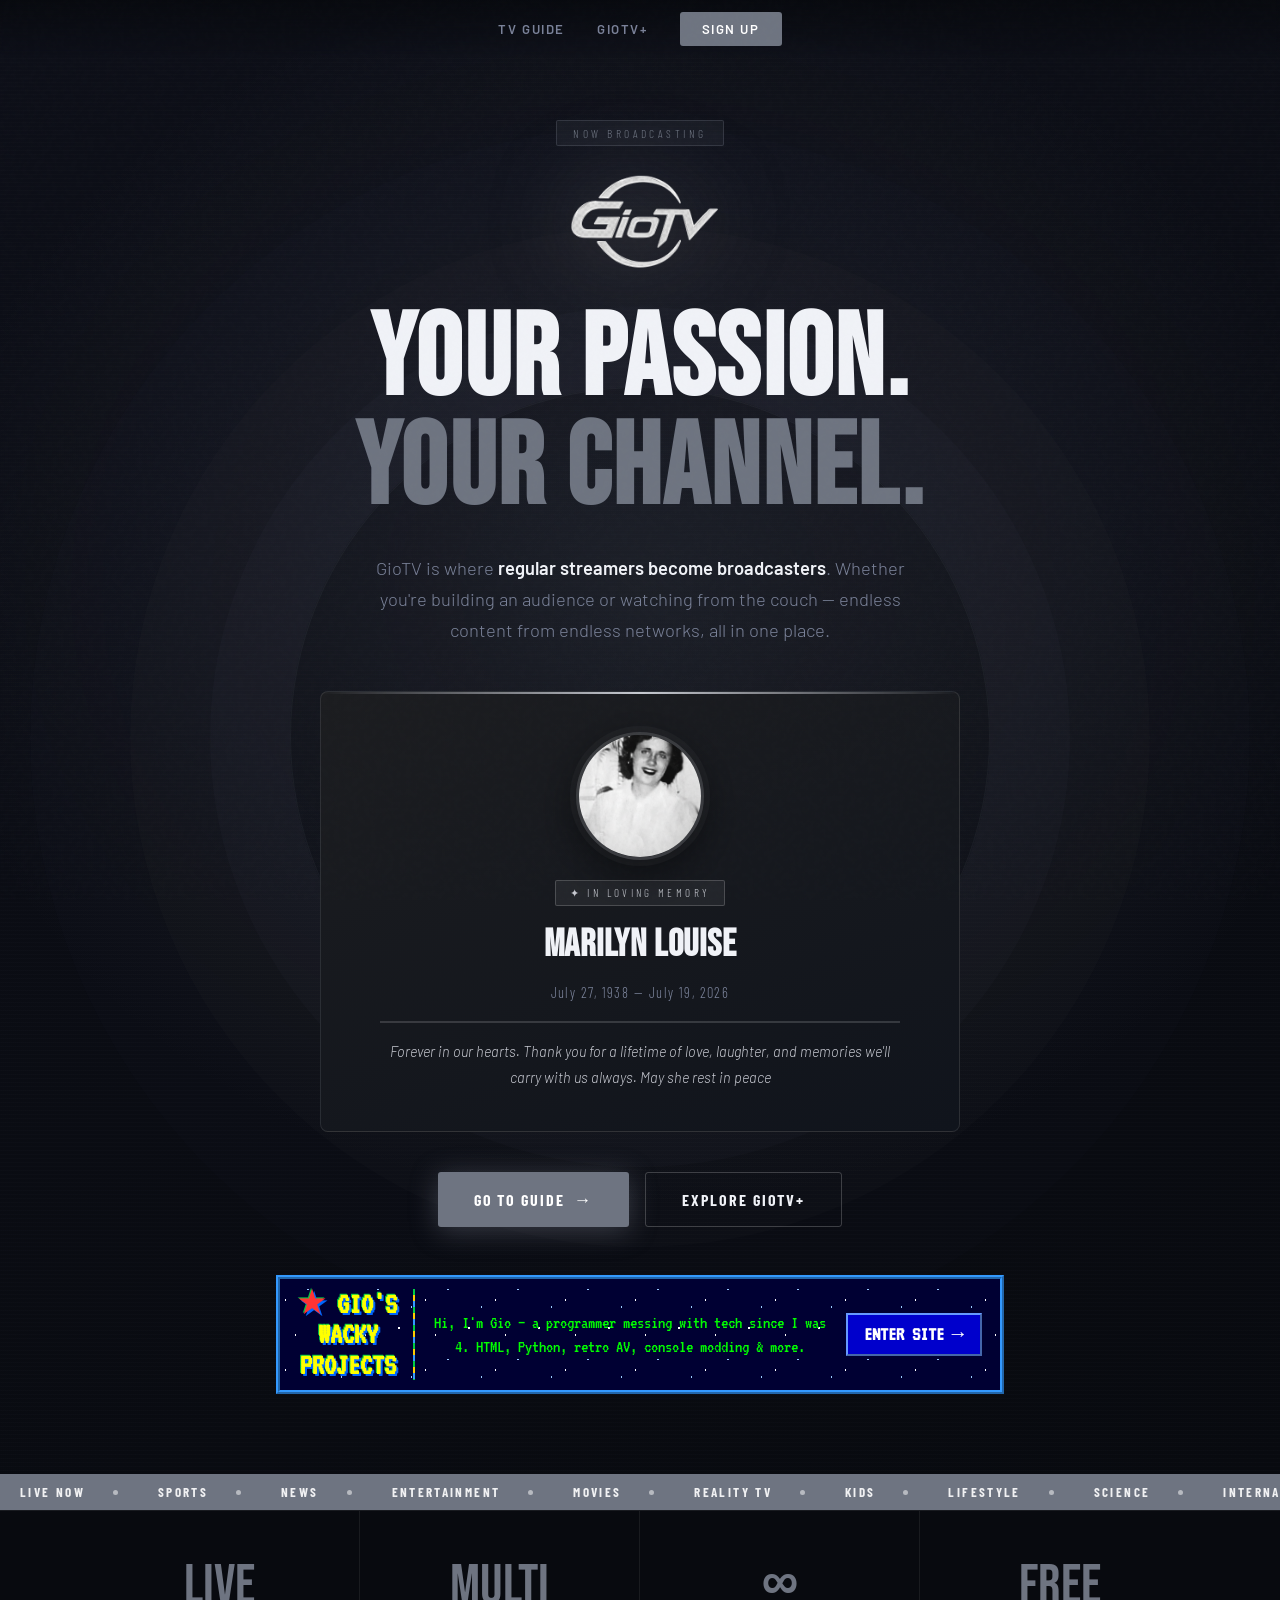
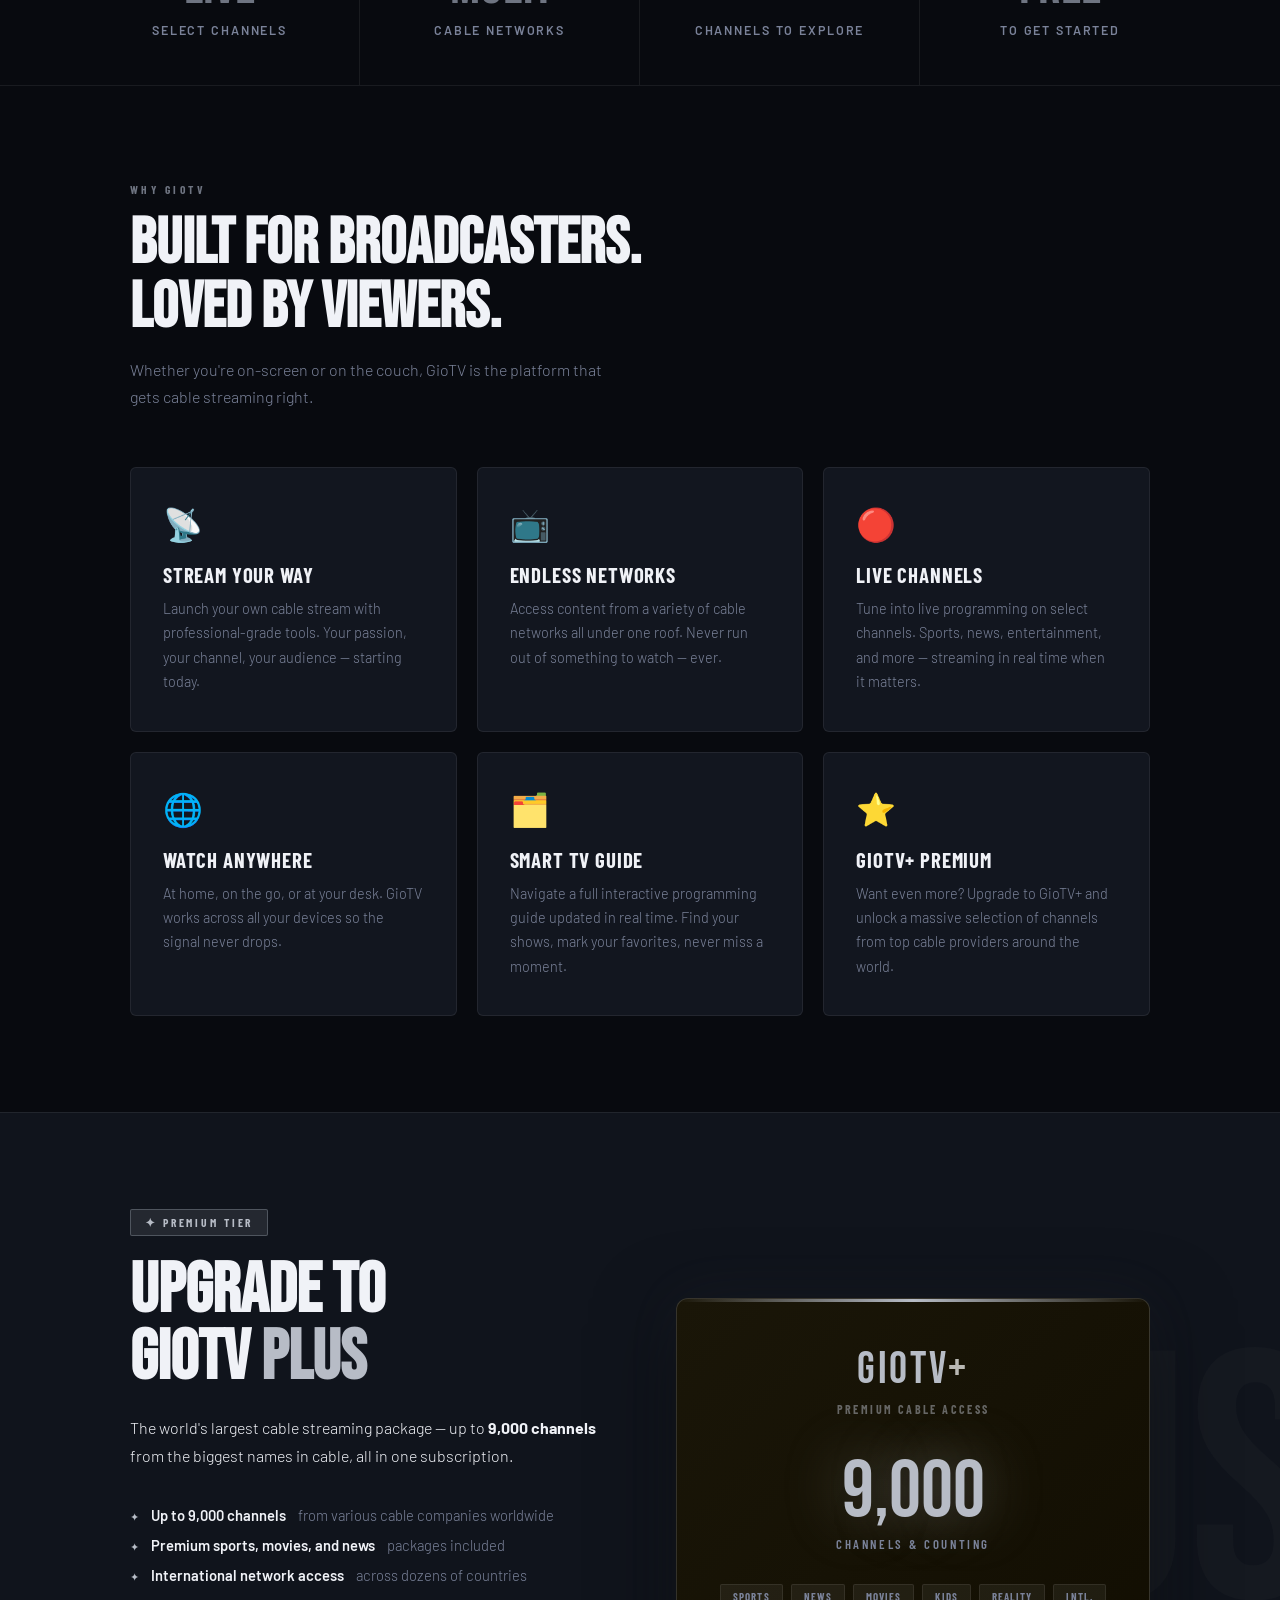
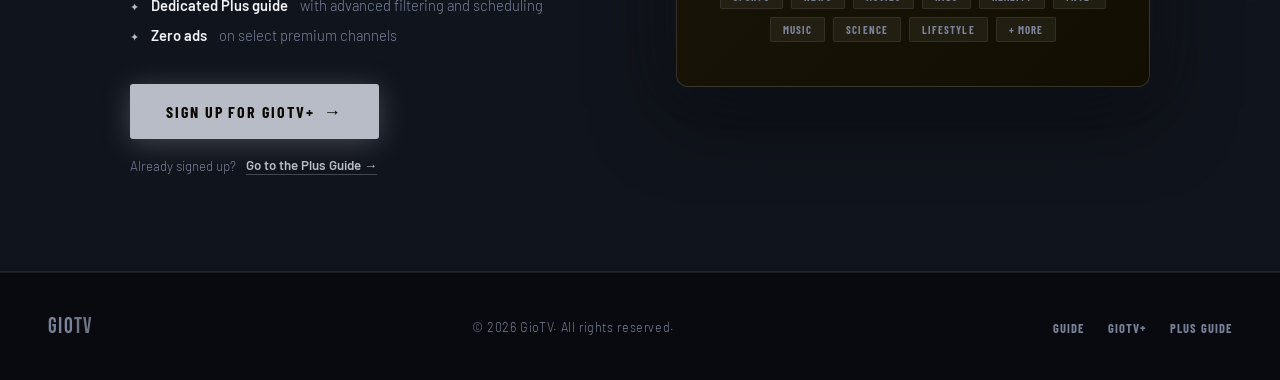
<file: index.html>
<!DOCTYPE html>
<html lang="en">
<head>
  <meta charset="UTF-8" />
  <meta name="viewport" content="width=device-width, initial-scale=1.0"/>
  <title>GioTV – Stream Your Passion</title>
  <link href="https://fonts.googleapis.com/css2?family=Bebas+Neue&family=Barlow:ital,wght@0,300;0,400;0,600;1,300&family=Barlow+Condensed:wght@700;900&display=swap" rel="stylesheet"/>
  <style>
    :root {
      --red: #6e7481;
      --dark-red: #4a4f59;
      --black: #080a0f;
      --off-black: #10141c;
      --card-bg: #12161f;
      --border: rgba(255,255,255,0.07);
      --text: #f0f2f7;
      --muted: #7a8299;
      --gold: #b7bcc6;
    }

    *, *::before, *::after { box-sizing: border-box; margin: 0; padding: 0; }

    html { scroll-behavior: smooth; }

    body {
      background: var(--black);
      color: var(--text);
      font-family: 'Barlow', sans-serif;
      font-weight: 300;
      overflow-x: hidden;
    }

    /* ── NOISE OVERLAY ── */
    body::before {
      content: '';
      position: fixed;
      inset: 0;
      background-image: url("data:image/svg+xml,%3Csvg viewBox='0 0 200 200' xmlns='http://www.w3.org/2000/svg'%3E%3Cfilter id='n'%3E%3CfeTurbulence type='fractalNoise' baseFrequency='0.75' numOctaves='4' stitchTiles='stitch'/%3E%3C/filter%3E%3Crect width='100%25' height='100%25' filter='url(%23n)' opacity='0.04'/%3E%3C/svg%3E");
      pointer-events: none;
      z-index: 9999;
      opacity: 0.35;
    }

    /* ── NAV ── */
    nav {
      position: fixed;
      top: 0; left: 0; right: 0;
      z-index: 100;
      display: flex;
      align-items: center;
      justify-content: center;
      padding: 18px 48px;
      background: linear-gradient(to bottom, rgba(8,10,15,0.97), transparent);
      backdrop-filter: blur(2px);
    }

    .nav-links {
      display: flex;
      align-items: center;
      gap: 32px;
      list-style: none;
    }

    .nav-links a {
      color: var(--muted);
      text-decoration: none;
      font-size: 0.82rem;
      letter-spacing: 0.12em;
      text-transform: uppercase;
      font-weight: 600;
      transition: color 0.2s;
    }

    .nav-links a:hover { color: var(--text); }

    .nav-cta {
      background: var(--red);
      color: #fff !important;
      padding: 9px 22px;
      border-radius: 3px;
      transition: background 0.2s !important;
    }

    .nav-cta:hover { background: var(--dark-red) !important; color: #fff !important; }

    /* ── HERO ── */
    .hero {
      min-height: 100vh;
      display: flex;
      flex-direction: column;
      align-items: center;
      justify-content: center;
      text-align: center;
      padding: 120px 24px 80px;
      position: relative;
      overflow: hidden;
    }

    /* Animated scan-line background */
    .hero::before {
      content: '';
      position: absolute;
      inset: 0;
      background:
        repeating-linear-gradient(
          0deg,
          transparent,
          transparent 3px,
          rgba(110,116,129,0.025) 3px,
          rgba(110,116,129,0.025) 4px
        ),
        radial-gradient(ellipse 80% 60% at 50% 40%, rgba(110,116,129,0.18) 0%, transparent 70%),
        linear-gradient(160deg, #0d0f18 0%, #080a0f 100%);
      z-index: 0;
    }

    /* Floating signal rings */
    .hero::after {
      content: '';
      position: absolute;
      width: 700px;
      height: 700px;
      border-radius: 50%;
      border: 1px solid rgba(110,116,129,0.1);
      top: 50%;
      left: 50%;
      transform: translate(-50%,-50%);
      box-shadow:
        0 0 0 80px rgba(110,116,129,0.04),
        0 0 0 160px rgba(110,116,129,0.025),
        0 0 0 260px rgba(110,116,129,0.012);
      animation: pulse 6s ease-in-out infinite;
      z-index: 0;
    }

    @keyframes pulse {
      0%, 100% { opacity: 0.6; transform: translate(-50%,-50%) scale(1); }
      50% { opacity: 1; transform: translate(-50%,-50%) scale(1.04); }
    }

    .hero-inner {
      position: relative;
      z-index: 2;
      max-width: 860px;
    }

    .hero-logo {
      height: 110px;
      object-fit: contain;
      display: block;
      margin: 0 auto 28px;
      filter: drop-shadow(0 0 40px rgba(110,116,129,0.55)) grayscale(100%);
      animation: logoIn 1s cubic-bezier(0.16,1,0.3,1) both;
    }

    @keyframes logoIn {
      from { opacity: 0; transform: translateY(-20px) scale(0.95); }
      to   { opacity: 1; transform: translateY(0) scale(1); }
    }

    .hero-tag {
      display: inline-block;
      font-family: 'Barlow Condensed', sans-serif;
      font-size: 0.72rem;
      letter-spacing: 0.3em;
      text-transform: uppercase;
      color: var(--red);
      background: rgba(110,116,129,0.1);
      border: 1px solid rgba(110,116,129,0.3);
      padding: 5px 16px;
      border-radius: 2px;
      margin-bottom: 22px;
      animation: fadeUp 0.8s 0.2s cubic-bezier(0.16,1,0.3,1) both;
    }

    .hero-headline {
      font-family: 'Bebas Neue', sans-serif;
      font-size: clamp(3.8rem, 9vw, 8rem);
      line-height: 0.95;
      letter-spacing: 0.02em;
      color: var(--text);
      margin-bottom: 28px;
      animation: fadeUp 0.8s 0.35s cubic-bezier(0.16,1,0.3,1) both;
    }

    .hero-headline em {
      color: var(--red);
      font-style: normal;
    }

    .hero-sub {
      font-size: 1.15rem;
      color: var(--muted);
      max-width: 560px;
      margin: 0 auto 44px;
      line-height: 1.7;
      animation: fadeUp 0.8s 0.5s cubic-bezier(0.16,1,0.3,1) both;
    }

    .hero-sub strong { color: var(--text); font-weight: 600; }

    .hero-actions {
      display: flex;
      gap: 16px;
      justify-content: center;
      flex-wrap: wrap;
      animation: fadeUp 0.8s 0.65s cubic-bezier(0.16,1,0.3,1) both;
    }

    @keyframes fadeUp {
      from { opacity: 0; transform: translateY(22px); }
      to   { opacity: 1; transform: translateY(0); }
    }

    /* ── BUTTONS ── */
    .btn {
      display: inline-flex;
      align-items: center;
      gap: 9px;
      padding: 16px 36px;
      border-radius: 3px;
      font-family: 'Barlow Condensed', sans-serif;
      font-size: 1rem;
      letter-spacing: 0.12em;
      text-transform: uppercase;
      font-weight: 700;
      text-decoration: none;
      transition: transform 0.18s, box-shadow 0.18s, background 0.18s;
      cursor: pointer;
      border: none;
    }

    .btn:hover { transform: translateY(-2px); }

    .btn-primary {
      background: var(--red);
      color: #fff;
      box-shadow: 0 4px 28px rgba(110,116,129,0.45);
    }

    .btn-primary:hover {
      background: #8a90a0;
      box-shadow: 0 8px 40px rgba(110,116,129,0.6);
    }

    .btn-outline {
      background: transparent;
      color: var(--text);
      border: 1px solid rgba(255,255,255,0.2);
    }

    .btn-outline:hover {
      background: rgba(255,255,255,0.05);
      border-color: rgba(255,255,255,0.4);
    }

    .btn-gold {
      background: var(--gold);
      color: #0a0800;
      box-shadow: 0 4px 28px rgba(183,188,198,0.3);
    }

    .btn-gold:hover {
      background: #c9cdd6;
      box-shadow: 0 8px 40px rgba(183,188,198,0.5);
    }

    /* Arrow icon */
    .btn-arrow::after {
      content: '→';
      font-size: 1.1em;
    }

    /* ── TICKER ── */
    .ticker-wrap {
      width: 100%;
      background: var(--red);
      overflow: hidden;
      padding: 10px 0;
    }

    .ticker {
      display: flex;
      white-space: nowrap;
      animation: ticker 30s linear infinite;
    }

    .ticker-item {
      display: inline-flex;
      align-items: center;
      gap: 28px;
      padding: 0 20px;
      font-family: 'Barlow Condensed', sans-serif;
      font-size: 0.82rem;
      letter-spacing: 0.18em;
      text-transform: uppercase;
      font-weight: 700;
      color: rgba(255,255,255,0.9);
    }

    .ticker-dot {
      width: 5px;
      height: 5px;
      background: rgba(255,255,255,0.5);
      border-radius: 50%;
      flex-shrink: 0;
    }

    @keyframes ticker { from { transform: translateX(0); } to { transform: translateX(-50%); } }

    /* ── STATS ── */
    .stats {
      display: flex;
      justify-content: center;
      gap: 0;
      flex-wrap: wrap;
      border-top: 1px solid var(--border);
      border-bottom: 1px solid var(--border);
    }

    .stat {
      flex: 1;
      min-width: 160px;
      max-width: 280px;
      padding: 48px 32px;
      text-align: center;
      border-right: 1px solid var(--border);
      position: relative;
    }

    .stat:last-child { border-right: none; }

    .stat-num {
      font-family: 'Bebas Neue', sans-serif;
      font-size: 3.5rem;
      color: var(--red);
      line-height: 1;
      margin-bottom: 8px;
    }

    .stat-label {
      font-size: 0.78rem;
      letter-spacing: 0.15em;
      text-transform: uppercase;
      color: var(--muted);
      font-weight: 600;
    }

    /* ── FEATURES ── */
    .section {
      max-width: 1100px;
      margin: 0 auto;
      padding: 96px 40px;
    }

    .section-label {
      font-family: 'Barlow Condensed', sans-serif;
      font-size: 0.72rem;
      letter-spacing: 0.3em;
      text-transform: uppercase;
      color: var(--red);
      margin-bottom: 16px;
      font-weight: 700;
    }

    .section-title {
      font-family: 'Bebas Neue', sans-serif;
      font-size: clamp(2.4rem, 5vw, 4rem);
      line-height: 1;
      margin-bottom: 16px;
    }

    .section-sub {
      color: var(--muted);
      font-size: 1rem;
      max-width: 500px;
      line-height: 1.7;
      margin-bottom: 56px;
    }

    .features-grid {
      display: grid;
      grid-template-columns: repeat(auto-fit, minmax(280px, 1fr));
      gap: 20px;
    }

    .feature-card {
      background: var(--card-bg);
      border: 1px solid var(--border);
      border-radius: 6px;
      padding: 36px 32px;
      position: relative;
      overflow: hidden;
      transition: border-color 0.25s, transform 0.25s;
    }

    .feature-card::before {
      content: '';
      position: absolute;
      top: 0; left: 0; right: 0;
      height: 2px;
      background: linear-gradient(90deg, var(--red), transparent);
      opacity: 0;
      transition: opacity 0.25s;
    }

    .feature-card:hover { border-color: rgba(110,116,129,0.35); transform: translateY(-4px); }
    .feature-card:hover::before { opacity: 1; }

    .feature-icon {
      font-size: 2rem;
      margin-bottom: 18px;
      display: block;
    }

    .feature-title {
      font-family: 'Barlow Condensed', sans-serif;
      font-size: 1.3rem;
      font-weight: 700;
      letter-spacing: 0.04em;
      text-transform: uppercase;
      margin-bottom: 10px;
      color: var(--text);
    }

    .feature-desc {
      font-size: 0.9rem;
      color: var(--muted);
      line-height: 1.7;
    }

    /* ── PLUS SECTION ── */
    .plus-section {
      background: var(--off-black);
      border-top: 1px solid var(--border);
      border-bottom: 1px solid var(--border);
      position: relative;
      overflow: hidden;
    }

    .plus-section::before {
      content: 'PLUS';
      position: absolute;
      right: -40px;
      top: 50%;
      transform: translateY(-50%);
      font-family: 'Bebas Neue', sans-serif;
      font-size: 22rem;
      color: rgba(183,188,198,0.025);
      line-height: 1;
      pointer-events: none;
      user-select: none;
    }

    .plus-inner {
      max-width: 1100px;
      margin: 0 auto;
      padding: 96px 40px;
      display: grid;
      grid-template-columns: 1fr 1fr;
      gap: 72px;
      align-items: center;
    }

    @media (max-width: 768px) {
      .plus-inner { grid-template-columns: 1fr; gap: 48px; }
      .plus-section::before { display: none; }
      nav { padding: 16px 20px; }
      .nav-links { display: none; }
    }

    .plus-badge {
      display: inline-flex;
      align-items: center;
      gap: 8px;
      background: rgba(183,188,198,0.12);
      border: 1px solid rgba(183,188,198,0.3);
      border-radius: 2px;
      padding: 5px 14px;
      font-family: 'Barlow Condensed', sans-serif;
      font-size: 0.72rem;
      letter-spacing: 0.25em;
      text-transform: uppercase;
      color: var(--gold);
      font-weight: 700;
      margin-bottom: 22px;
    }

    .plus-title {
      font-family: 'Bebas Neue', sans-serif;
      font-size: clamp(2.8rem, 5.5vw, 5rem);
      line-height: 0.95;
      margin-bottom: 22px;
    }

    .plus-title .plus-word {
      color: var(--gold);
    }

    .plus-desc {
      line-height: 1.75;
      margin-bottom: 36px;
    }

    .plus-perks {
      list-style: none;
      margin-bottom: 40px;
      display: flex;
      flex-direction: column;
      gap: 12px;
    }

    .plus-perks li {
      display: flex;
      align-items: flex-start;
      gap: 12px;
      font-size: 0.92rem;
      color: var(--muted);
    }

    .plus-perks li::before {
      content: '✦';
      color: var(--gold);
      font-size: 0.7rem;
      margin-top: 4px;
      flex-shrink: 0;
    }

    .plus-perks li strong { color: var(--text); font-weight: 600; }

    .plus-actions {
      display: flex;
      flex-direction: column;
      gap: 14px;
      align-items: flex-start;
    }

    .already-signed {
      font-size: 0.83rem;
      color: var(--muted);
      display: flex;
      align-items: center;
      gap: 10px;
      padding-top: 4px;
    }

    .already-signed a {
      color: var(--gold);
      text-decoration: none;
      font-weight: 600;
      border-bottom: 1px solid rgba(183,188,198,0.3);
      padding-bottom: 1px;
      transition: border-color 0.2s;
    }

    .already-signed a:hover { border-color: var(--gold); }

    /* Plus visual card */
    .plus-visual {
      position: relative;
    }

    .plus-card {
      background: linear-gradient(135deg, #1a1608, #120e02);
      border: 1px solid rgba(183,188,198,0.2);
      border-radius: 12px;
      padding: 44px 40px;
      text-align: center;
      position: relative;
      overflow: hidden;
      box-shadow: 0 24px 80px rgba(0,0,0,0.5), 0 0 60px rgba(183,188,198,0.06);
    }

    .plus-card::before {
      content: '';
      position: absolute;
      top: 0; left: 0; right: 0;
      height: 3px;
      background: linear-gradient(90deg, transparent, var(--gold), transparent);
    }

    .plus-card-logo {
      font-family: 'Bebas Neue', sans-serif;
      font-size: 2.8rem;
      color: var(--gold);
      letter-spacing: 0.06em;
      margin-bottom: 6px;
    }

    .plus-card-logo span { color: rgba(255,255,255,0.7); }

    .plus-card-tagline {
      font-size: 0.75rem;
      letter-spacing: 0.2em;
      text-transform: uppercase;
      color: rgba(183,188,198,0.5);
      font-family: 'Barlow Condensed', sans-serif;
      font-weight: 700;
      margin-bottom: 36px;
    }

    .channel-count {
      font-family: 'Bebas Neue', sans-serif;
      font-size: 5rem;
      color: var(--gold);
      line-height: 1;
      text-shadow: 0 0 60px rgba(183,188,198,0.4);
    }

    .channel-label {
      font-size: 0.8rem;
      letter-spacing: 0.2em;
      text-transform: uppercase;
      color: var(--muted);
      font-family: 'Barlow Condensed', sans-serif;
      font-weight: 600;
      margin-top: 4px;
      margin-bottom: 32px;
    }

    .network-logos {
      display: flex;
      justify-content: center;
      gap: 8px;
      flex-wrap: wrap;
    }

    .network-chip {
      background: rgba(255,255,255,0.06);
      border: 1px solid rgba(255,255,255,0.08);
      border-radius: 2px;
      padding: 5px 12px;
      font-size: 0.68rem;
      letter-spacing: 0.1em;
      text-transform: uppercase;
      font-family: 'Barlow Condensed', sans-serif;
      font-weight: 700;
      color: var(--muted);
    }

    /* ── FOOTER ── */
    footer {
      border-top: 1px solid var(--border);
      padding: 40px 48px;
      display: flex;
      align-items: center;
      justify-content: space-between;
      flex-wrap: gap;
      gap: 20px;
    }

    .footer-logo {
      font-family: 'Bebas Neue', sans-serif;
      font-size: 1.4rem;
      letter-spacing: 0.06em;
      color: var(--muted);
    }

    .footer-logo span { color: var(--red); }

    .footer-copy {
      font-size: 0.78rem;
      color: var(--muted);
      letter-spacing: 0.05em;
    }

    .footer-links {
      display: flex;
      gap: 24px;
      list-style: none;
    }

    .footer-links a {
      font-size: 0.78rem;
      color: var(--muted);
      text-decoration: none;
      letter-spacing: 0.08em;
      text-transform: uppercase;
      font-family: 'Barlow Condensed', sans-serif;
      font-weight: 700;
      transition: color 0.2s;
    }

    .footer-links a:hover { color: var(--text); }

    /* ── SCROLL REVEAL ── */
    .reveal {
      opacity: 0;
      transform: translateY(30px);
      transition: opacity 0.7s cubic-bezier(0.16,1,0.3,1), transform 0.7s cubic-bezier(0.16,1,0.3,1);
    }
    .reveal.visible { opacity: 1; transform: translateY(0); }

    /* Player Modal Styles */
    .player-modal {
        display: none;
        position: fixed;
        z-index: 2000;
        left: 0;
        top: 0;
        width: 100%;
        height: 100%;
        overflow: hidden;
        background-color: rgba(0, 0, 0, 0.95);
        backdrop-filter: blur(10px);
    }

    .modal-content {
        position: relative;
        margin: auto;
        width: 90%;
        max-width: 1200px;
        height: 80vh;
        top: 50%;
        transform: translateY(-50%);
        background: #000;
        border: 1px solid rgba(255, 255, 255, 0.1);
        border-radius: 8px;
        overflow: hidden;
        box-shadow: 0 0 50px rgba(0, 0, 0, 0.5);
    }

    .close-modal {
        position: absolute;
        top: 20px;
        right: 30px;
        color: #fff;
        font-size: 40px;
        font-weight: bold;
        cursor: pointer;
        z-index: 2001;
        transition: color 0.3s;
    }

    .close-modal:hover {
        color: var(--red);
    }

    #player-iframe {
        width: 100%;
        height: 100%;
        border: none;
    }

    /* ── MEMORIAL ── */
    .memorial-section {
      background: linear-gradient(160deg, #1c1d20 0%, var(--off-black) 100%);
      border: 1px solid rgba(255,255,255,0.1);
      border-radius: 8px;
      padding: 40px 36px;
      margin: 0 auto 40px;
      max-width: 640px;
      position: relative;
      overflow: hidden;
      display: flex;
      flex-direction: column;
      align-items: center;
      text-align: center;
      gap: 20px;
    }

    .memorial-section::before {
      content: '';
      position: absolute;
      top: 0; left: 0; right: 0;
      height: 2px;
      background: linear-gradient(90deg, transparent, #c7cad1, transparent);
    }

    .memorial-photo-wrap {
      width: 128px;
      height: 128px;
      border-radius: 50%;
      overflow: hidden;
      border: 3px solid rgba(255,255,255,0.15);
      box-shadow: 0 0 0 6px rgba(255,255,255,0.03), 0 12px 40px rgba(0,0,0,0.5);
      flex-shrink: 0;
      filter: grayscale(100%);
    }

    .memorial-photo-wrap img {
      width: 100%;
      height: 100%;
      object-fit: cover;
      display: block;
      pointer-events: auto;
    }

    .memorial-tag {
      display: inline-flex;
      align-items: center;
      gap: 8px;
      font-family: 'Barlow Condensed', sans-serif;
      font-size: 0.7rem;
      letter-spacing: 0.3em;
      text-transform: uppercase;
      color: #c7cad1;
      background: rgba(255,255,255,0.06);
      border: 1px solid rgba(255,255,255,0.18);
      padding: 5px 14px;
      border-radius: 2px;
    }

    .memorial-name {
      font-family: 'Bebas Neue', sans-serif;
      font-size: clamp(1.8rem, 4vw, 2.4rem);
      line-height: 1;
      letter-spacing: 0.02em;
      color: #f0f2f7;
    }

    .memorial-dates {
      font-family: 'Barlow Condensed', sans-serif;
      font-size: 0.9rem;
      letter-spacing: 0.1em;
      color: var(--muted);
    }

    .memorial-quote {
      font-size: 0.9rem;
      color: #c9cbd3;
      line-height: 1.8;
      font-style: italic;
      max-width: 520px;
      border-top: 2px solid rgba(255,255,255,0.15);
      padding-top: 16px;
    }

      img {
      -webkit-user-drag: none;
      user-drag: none;
      user-select: none;
      -webkit-user-select: none;
      pointer-events: none;
    }
  </style>
  <script>
    document.addEventListener('contextmenu', event => {
      if (event.target.tagName === 'IMG') {
        event.preventDefault();
      }
    });
  </script>
</head>
<body>

  <!-- NAV -->
  <nav>
    <ul class="nav-links">
      <li><a href="guide.html">TV Guide</a></li>
      <li><a href="#plus">GioTV+</a></li>
      <li><a href="giotv+.html" class="nav-cta">Sign Up</a></li>
    </ul>
  </nav>

  <!-- HERO -->
  <section class="hero">
    <div class="hero-inner">
      <div class="hero-tag">Now Broadcasting</div>
      <img src="TV.png" alt="GioTV" class="hero-logo" />
      <h1 class="hero-headline">Your Passion.<br/><em>Your Channel.</em></h1>
      <p class="hero-sub">
        GioTV is where <strong>regular streamers become broadcasters</strong>. Whether you're building an audience or watching from the couch — endless content from endless networks, all in one place.
      </p>

      <div class="memorial-section reveal">
        <div class="memorial-photo-wrap">
          <img src="[data-uri]" alt="Marilyn Louise" />
        </div>
        <div class="memorial-tag">✦ In Loving Memory</div>
        <h2 class="memorial-name">Marilyn Louise</h2>
        <div class="memorial-dates">July 27, 1938 — July 19, 2026</div>
        <p class="memorial-quote">Forever in our hearts. Thank you for a lifetime of love, laughter, and memories we'll carry with us always. May she rest in peace</p>
      </div>

      <div class="hero-actions">
        <a href="guide.html" class="btn btn-primary btn-arrow">Go to Guide</a>
        <a href="#plus" class="btn btn-outline">Explore GioTV+</a>
      </div>

      <!-- ============================================================
           Gio's Wacky Projects — paste-anywhere banner
      ============================================================= -->
      <a href="https://gios-projects.pages.dev" target="_blank" rel="noopener"
         style="text-decoration:none; display:block; max-width:728px; margin:48px auto 0;">
        <style>
          @import url('https://fonts.googleapis.com/css2?family=VT323&display=swap');
          .gwp-banner {
            font-family: 'VT323', 'Courier New', monospace;
            background-color: #000033;
            background-image:
              radial-gradient(circle at 8% 30%,  #fff 0px, #fff 1px, transparent 1px),
              radial-gradient(circle at 70% 70%, #fff 0px, #fff 1px, transparent 1px),
              radial-gradient(circle at 40% 15%, #99ccff 0px, #99ccff 1px, transparent 1px),
              radial-gradient(circle at 88% 40%, #99ccff 0px, #99ccff 1px, transparent 1px),
              radial-gradient(circle at 22% 80%, #fff 0px, #fff 1px, transparent 1px);
            background-size: 70px 70px;
            border: 4px ridge #3399ff;
            padding: 10px 18px;
            display: flex;
            align-items: center;
            gap: 16px;
            cursor: pointer;
          }
          .gwp-logo {
            flex-shrink: 0;
            font-size: 1.9em;
            font-weight: bold;
            line-height: 1;
            color: #ffff00;
            text-shadow: 2px 2px 0 #0066ff, -1px -1px 0 #00cc44;
            white-space: nowrap;
            text-align: center;
          }
          .gwp-logo .gwp-star {
            color: #ff3333;
            animation: gwp-blink 1s step-start infinite;
          }
          @keyframes gwp-blink { 50% { opacity: 0; } }
          @media (prefers-reduced-motion: reduce) {
            .gwp-logo .gwp-star { animation: none; }
          }
          .gwp-divider {
            width: 2px;
            align-self: stretch;
            background: repeating-linear-gradient(180deg, #00cc44 0 6px, #ffcc00 6px 12px, #3399ff 12px 18px);
            flex-shrink: 0;
          }
          .gwp-desc {
            color: #00ff00;
            font-size: 1.15em;
            line-height: 1.3;
          }
          .gwp-desc .gwp-cta {
            color: #33aaff;
            font-weight: bold;
          }
          .gwp-btn {
            flex-shrink: 0;
            display: inline-block;
            font-family: 'VT323', 'Courier New', monospace;
            font-size: 1.3em;
            font-weight: bold;
            color: #fff;
            background: #0000cc;
            border: 2px outset #6699ff;
            padding: 8px 16px;
            white-space: nowrap;
          }
          .gwp-banner:hover .gwp-btn {
            background: #0000ff;
          }
          .gwp-banner:active .gwp-btn {
            border-style: inset;
          }
        </style>
        <div class="gwp-banner">
          <div class="gwp-logo">
            <span class="gwp-star">&#9733;</span> GIO'S<br>WACKY<br>PROJECTS
          </div>
          <div class="gwp-divider"></div>
          <div class="gwp-desc">
            Hi, I'm Gio — a programmer messing with tech since I was 4.
            HTML, Python, retro AV, console modding &amp; more.
          </div>
          <div class="gwp-btn">ENTER SITE &rarr;</div>
        </div>
      </a>
    </div>
  </section>

  <!-- TICKER -->
  <div class="ticker-wrap" aria-hidden="true">
    <div class="ticker">
      <div class="ticker-item">Live Now<span class="ticker-dot"></span></div>
      <div class="ticker-item">Sports<span class="ticker-dot"></span></div>
      <div class="ticker-item">News<span class="ticker-dot"></span></div>
      <div class="ticker-item">Entertainment<span class="ticker-dot"></span></div>
      <div class="ticker-item">Movies<span class="ticker-dot"></span></div>
      <div class="ticker-item">Reality TV<span class="ticker-dot"></span></div>
      <div class="ticker-item">Kids<span class="ticker-dot"></span></div>
      <div class="ticker-item">Lifestyle<span class="ticker-dot"></span></div>
      <div class="ticker-item">Science<span class="ticker-dot"></span></div>
      <div class="ticker-item">International<span class="ticker-dot"></span></div>
      <div class="ticker-item">Music<span class="ticker-dot"></span></div>
      <!-- duplicate for seamless loop -->
      <div class="ticker-item">Live Now<span class="ticker-dot"></span></div>
      <div class="ticker-item">Sports<span class="ticker-dot"></span></div>
      <div class="ticker-item">News<span class="ticker-dot"></span></div>
      <div class="ticker-item">Entertainment<span class="ticker-dot"></span></div>
      <div class="ticker-item">Movies<span class="ticker-dot"></span></div>
      <div class="ticker-item">Reality TV<span class="ticker-dot"></span></div>
      <div class="ticker-item">Kids<span class="ticker-dot"></span></div>
      <div class="ticker-item">Lifestyle<span class="ticker-dot"></span></div>
      <div class="ticker-item">Science<span class="ticker-dot"></span></div>
      <div class="ticker-item">International<span class="ticker-dot"></span></div>
      <div class="ticker-item">Music<span class="ticker-dot"></span></div>
    </div>
  </div>

  <!-- STATS -->
  <div class="stats reveal">
    <div class="stat">
      <div class="stat-num">Live</div>
      <div class="stat-label">Select Channels</div>
    </div>
    <div class="stat">
      <div class="stat-num">Multi</div>
      <div class="stat-label">Cable Networks</div>
    </div>
    <div class="stat">
      <div class="stat-num">∞</div>
      <div class="stat-label">Channels to Explore</div>
    </div>
    <div class="stat">
      <div class="stat-num">Free</div>
      <div class="stat-label">To Get Started</div>
    </div>
  </div>

  <!-- FEATURES -->
  <div class="section reveal">
    <p class="section-label">Why GioTV</p>
    <h2 class="section-title">Built for Broadcasters.<br/>Loved by Viewers.</h2>
    <p class="section-sub">Whether you're on-screen or on the couch, GioTV is the platform that gets cable streaming right.</p>
    <div class="features-grid">
      <div class="feature-card">
        <span class="feature-icon">📡</span>
        <div class="feature-title">Stream Your Way</div>
        <p class="feature-desc">Launch your own cable stream with professional-grade tools. Your passion, your channel, your audience — starting today.</p>
      </div>
      <div class="feature-card">
        <span class="feature-icon">📺</span>
        <div class="feature-title">Endless Networks</div>
        <p class="feature-desc">Access content from a variety of cable networks all under one roof. Never run out of something to watch — ever.</p>
      </div>
      <div class="feature-card">
        <span class="feature-icon">🔴</span>
        <div class="feature-title">Live Channels</div>
        <p class="feature-desc">Tune into live programming on select channels. Sports, news, entertainment, and more — streaming in real time when it matters.</p>
      </div>
      <div class="feature-card">
        <span class="feature-icon">🌐</span>
        <div class="feature-title">Watch Anywhere</div>
        <p class="feature-desc">At home, on the go, or at your desk. GioTV works across all your devices so the signal never drops.</p>
      </div>
      <div class="feature-card">
        <span class="feature-icon">🗂️</span>
        <div class="feature-title">Smart TV Guide</div>
        <p class="feature-desc">Navigate a full interactive programming guide updated in real time. Find your shows, mark your favorites, never miss a moment.</p>
      </div>
      <div class="feature-card">
        <span class="feature-icon">⭐</span>
        <div class="feature-title">GioTV+ Premium</div>
        <p class="feature-desc">Want even more? Upgrade to GioTV+ and unlock a massive selection of channels from top cable providers around the world.</p>
      </div>
    </div>
  </div>

  <!-- GIOTV+ -->
  <section class="plus-section" id="plus">
    <div class="plus-inner">
      <!-- Left: Copy -->
      <div class="reveal">
        <div class="plus-badge">✦ Premium Tier</div>
        <h2 class="plus-title">Upgrade to<br/>GioTV <span class="plus-word">Plus</span></h2>
        <p class="plus-desc">
          The world's largest cable streaming package — up to <strong>9,000 channels</strong> from the biggest names in cable, all in one subscription.
        </p>
        <ul class="plus-perks">
          <li><strong>Up to 9,000 channels</strong> from various cable companies worldwide</li>
          <li><strong>Premium sports, movies, and news</strong> packages included</li>
          <li><strong>International network access</strong> across dozens of countries</li>
          <li><strong>Dedicated Plus guide</strong> with advanced filtering and scheduling</li>
          <li><strong>Zero ads</strong> on select premium channels</li>
        </ul>
        <div class="plus-actions">
          <a href="giotv+.html" class="btn btn-gold btn-arrow">Sign Up for GioTV+</a>
          <div class="already-signed">
            Already signed up?
            <a href="guide+.html">Go to the Plus Guide →</a>
          </div>
        </div>
      </div>

      <!-- Right: Visual -->
      <div class="plus-visual reveal">
        <div class="plus-card">
          <div class="plus-card-logo">GioTV<span>+</span></div>
          <div class="plus-card-tagline">Premium Cable Access</div>
          <div class="channel-count">9,000</div>
          <div class="channel-label">Channels &amp; Counting</div>
          <div class="network-logos">
            <span class="network-chip">Sports</span>
            <span class="network-chip">News</span>
            <span class="network-chip">Movies</span>
            <span class="network-chip">Kids</span>
            <span class="network-chip">Reality</span>
            <span class="network-chip">Intl.</span>
            <span class="network-chip">Music</span>
            <span class="network-chip">Science</span>
            <span class="network-chip">Lifestyle</span>
            <span class="network-chip">+ More</span>
          </div>
        </div>
      </div>
    </div>
  </section>



  <!-- FOOTER -->
  <footer>
    <div class="footer-logo">Gio<span>TV</span></div>
    <p class="footer-copy">© 2026 GioTV. All rights reserved.</p>
    <ul class="footer-links">
      <li><a href="guide.html">Guide</a></li>
      <li><a href="giotv+.html">GioTV+</a></li>
      <li><a href="guide+.html">Plus Guide</a></li>
    </ul>
  </footer>

  <script>
    // Scroll reveal
    const observer = new IntersectionObserver((entries) => {
      entries.forEach(e => {
        if (e.isIntersecting) {
          e.target.classList.add('visible');
          observer.unobserve(e.target);
        }
      });
    }, { threshold: 0.12 });

    document.querySelectorAll('.reveal').forEach(el => observer.observe(el));

    // Channel mapping with IDs
    const CHANNEL_MAP = {
      'fighttv1': { name: 'Fight TV', src: 'https://rpn.bozztv.com/gusa/gusa-fighttvplus/index.m3u8' },
      'geej1': { name: 'Geej', src: 'https://183.bozztv.com/giatv/giatv-giogolive/giogolive/playlist.m3u8' },
      'weatherscan1': { name: '24/7 Weatherscan', src: 'https://183.bozztv.com/giatv/giatv-gioscan/gioscan/playlist.m3u8' },
      'galaxytv1': { name: 'GALAXY TV', src: 'https://183.bozztv.com/giatv/giatv-GalaxyTV/GalaxyTV/playlist.m3u8' },
      'cubotv1': { name: 'Cubo TV', src: 'https://app.viloud.tv/hls/channel/8bbd37ec03ea0e570a4a6c1c4bb1943b.m3u8' },
      'gustotv1': { name: 'Gusto TV', src: 'https://amg01077-amg01077c7-wisptv-us-3741.playouts.now.amagi.tv/playlist/amg01077-gusto-gustousmain-wisptvus/playlist.m3u8' },
      'throwbacktv1': { name: 'Throwback TV Network', src: 'https://183.bozztv.com/giatv/giatv-throwbacktv/throwbacktv/playlist.m3u8' },
      'hardrocktv1': { name: 'Hard Rock TV', src: 'https://rpn.bozztv.com/gusa/gusa-hotrock/tracks-v1a1/index.m3u8' },
      'younghollywood1': { name: 'Young Hollywood', src: 'https://younghollywood-rakuten-samsung.amagi.tv/playlist.m3u8' },
      'gigabytetv1': { name: 'GigabyteTV', src: 'https://183.bozztv.com/giatv/giatv-giotvaccess/giotvaccess/playlist.m3u8' },
      'gionetwork1': { name: 'Gio Network', src: 'https://183.bozztv.com/giatv/giatv-gionetwork/gionetwork/playlist.m3u8' }
    };

    // Player Navigation Logic
    function openPlayer(channelId) {
        // Navigate to player page with custom channel URL
        window.location.href = `player/?channel=${encodeURIComponent(channelId)}`;
    }

    // Intercept watch links to open in player
    document.querySelectorAll('a[href*=".m3u8"]').forEach(link => {
        link.addEventListener('click', function(e) {
            e.preventDefault();
            // Find the channel ID by matching the href URL
            let channelId = null;
            for (const [id, channel] of Object.entries(CHANNEL_MAP)) {
              if (channel.src === this.href) {
                channelId = id;
                break;
              }
            }
            if (channelId) {
              openPlayer(channelId);
            }
        });
    });

    // Handle watch buttons
    document.querySelectorAll('.watch-btn, .watch-link').forEach(btn => {
        btn.addEventListener('click', function(e) {
            e.preventDefault();
            const src = this.getAttribute('data-href') || this.getAttribute('href');
            if (src) {
              // Find the channel ID by matching the src URL
              let channelId = null;
              for (const [id, channel] of Object.entries(CHANNEL_MAP)) {
                if (channel.src === src) {
                  channelId = id;
                  break;
                }
              }
              if (channelId) {
                openPlayer(channelId);
              }
            }
        });
    });
  </script>
</body>
</html>
</file>
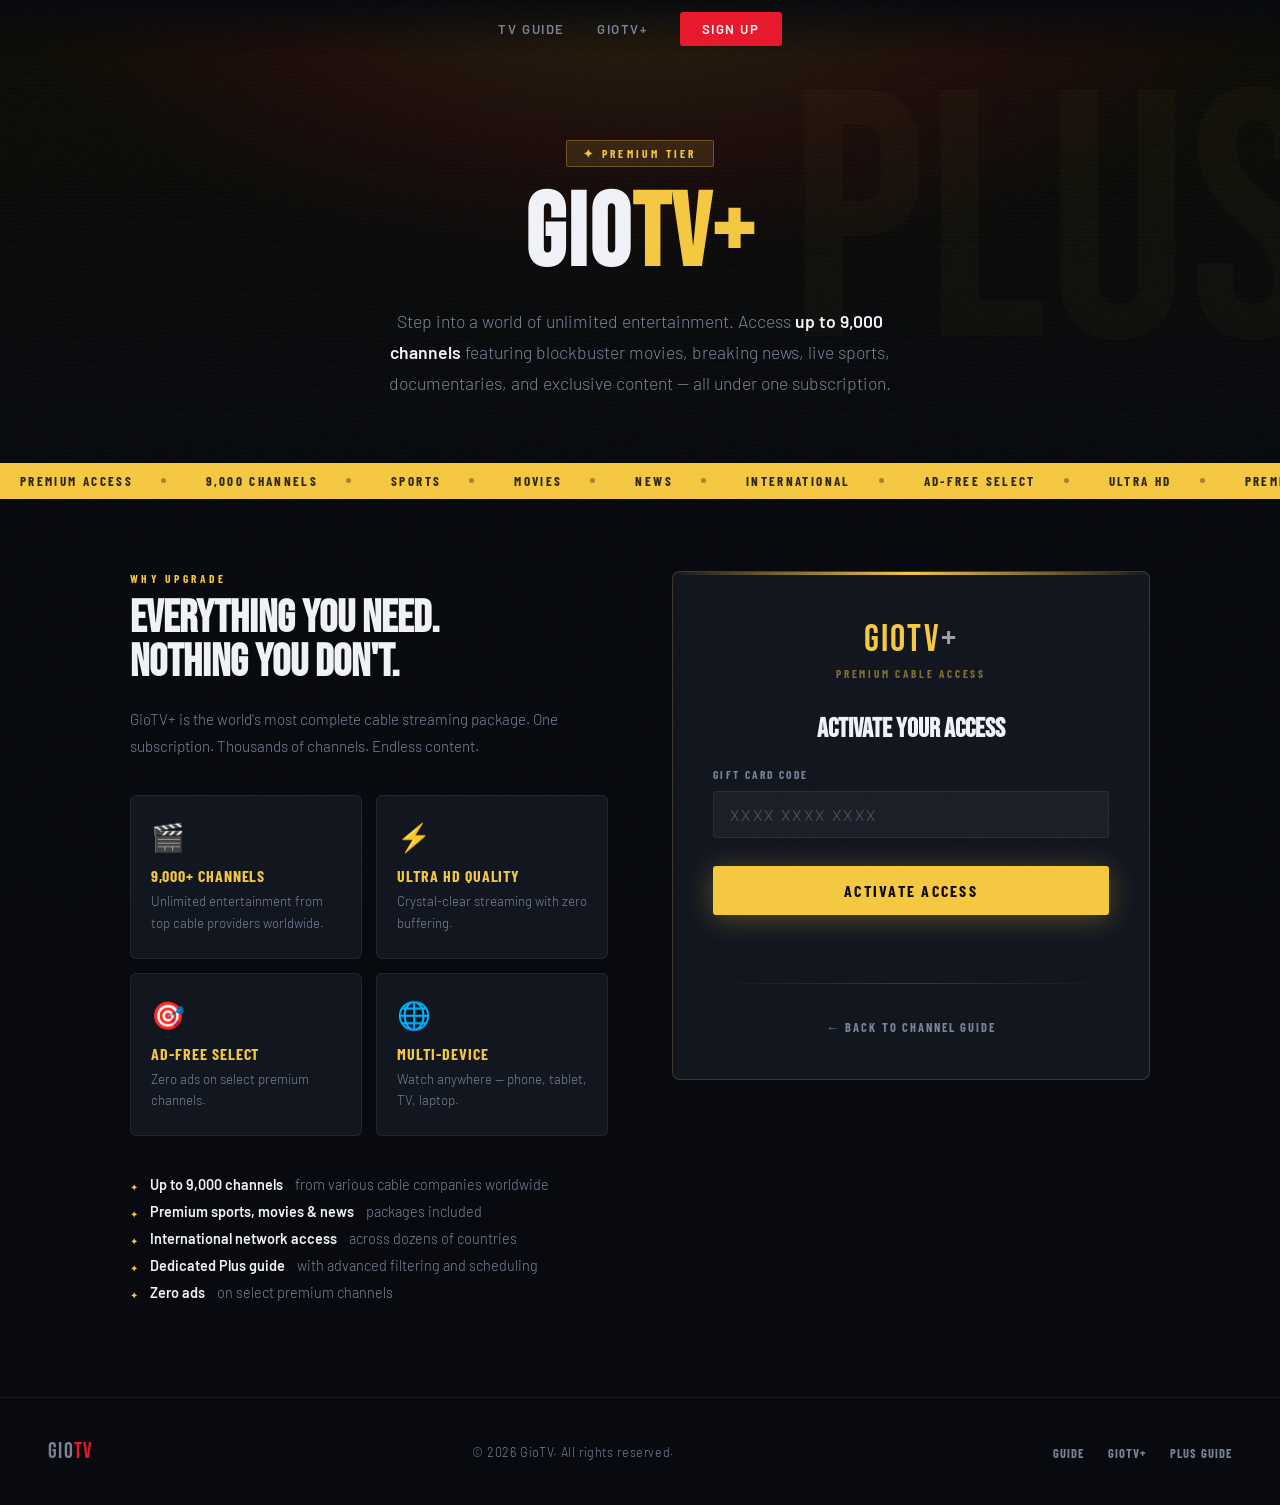
<file: giotv+.html>
<!DOCTYPE html>
<html lang="en">
<head>
  <meta charset="UTF-8" />
  <meta name="viewport" content="width=device-width, initial-scale=1.0"/>
  <title>GioTV+ – Premium Access</title>
  <link href="https://fonts.googleapis.com/css2?family=Bebas+Neue&family=Barlow:ital,wght@0,300;0,400;0,600;1,300&family=Barlow+Condensed:wght@700;900&display=swap" rel="stylesheet"/>
  <style>
    :root {
      --red: #e8192c;
      --dark-red: #a50e1c;
      --black: #080a0f;
      --off-black: #10141c;
      --card-bg: #12161f;
      --border: rgba(255,255,255,0.07);
      --text: #f0f2f7;
      --muted: #7a8299;
      --gold: #f5c842;
    }
    *, *::before, *::after { box-sizing: border-box; margin: 0; padding: 0; }
    html { scroll-behavior: smooth; }
    body {
      background: var(--black);
      color: var(--text);
      font-family: 'Barlow', sans-serif;
      font-weight: 300;
      overflow-x: hidden;
      min-height: 100vh;
    }
    body::before {
      content: '';
      position: fixed;
      inset: 0;
      background-image: url("data:image/svg+xml,%3Csvg viewBox='0 0 200 200' xmlns='http://www.w3.org/2000/svg'%3E%3Cfilter id='n'%3E%3CfeTurbulence type='fractalNoise' baseFrequency='0.75' numOctaves='4' stitchTiles='stitch'/%3E%3C/filter%3E%3Crect width='100%25' height='100%25' filter='url(%23n)' opacity='0.04'/%3E%3C/svg%3E");
      pointer-events: none;
      z-index: 9999;
      opacity: 0.35;
    }
    nav {
      position: fixed;
      top: 0; left: 0; right: 0;
      z-index: 100;
      display: flex;
      align-items: center;
      justify-content: center;
      padding: 18px 48px;
      background: linear-gradient(to bottom, rgba(8,10,15,0.97), transparent);
      backdrop-filter: blur(2px);
    }
    .nav-links { display: flex; align-items: center; gap: 32px; list-style: none; }
    .nav-links a {
      color: var(--muted);
      text-decoration: none;
      font-size: 0.82rem;
      letter-spacing: 0.12em;
      text-transform: uppercase;
      font-weight: 600;
      transition: color 0.2s;
    }
    .nav-links a:hover { color: var(--text); }
    .nav-cta { background: var(--red); color: #fff !important; padding: 9px 22px; border-radius: 3px; transition: background 0.2s !important; }
    .nav-cta:hover { background: var(--dark-red) !important; }
    .page-header {
      padding: 140px 48px 64px;
      position: relative;
      overflow: hidden;
      text-align: center;
    }
    .page-header::before {
      content: '';
      position: absolute;
      inset: 0;
      background:
        repeating-linear-gradient(0deg, transparent, transparent 3px, rgba(245,200,66,0.015) 3px, rgba(245,200,66,0.015) 4px),
        radial-gradient(ellipse 70% 80% at 50% 0%, rgba(245,200,66,0.1) 0%, rgba(232,25,44,0.08) 40%, transparent 70%),
        linear-gradient(180deg, #0e0d06 0%, var(--black) 100%);
      z-index: 0;
    }
    .page-header::after {
      content: 'PLUS';
      position: absolute;
      right: -40px;
      top: 50%;
      transform: translateY(-50%);
      font-family: 'Bebas Neue', sans-serif;
      font-size: 22rem;
      color: rgba(245,200,66,0.025);
      line-height: 1;
      pointer-events: none;
      user-select: none;
      z-index: 0;
    }
    .page-header-inner { position: relative; z-index: 2; }
    .plus-badge {
      display: inline-flex;
      align-items: center;
      gap: 8px;
      background: rgba(245,200,66,0.12);
      border: 1px solid rgba(245,200,66,0.3);
      border-radius: 2px;
      padding: 5px 16px;
      font-family: 'Barlow Condensed', sans-serif;
      font-size: 0.72rem;
      letter-spacing: 0.28em;
      text-transform: uppercase;
      color: var(--gold);
      font-weight: 700;
      margin-bottom: 20px;
      animation: fadeUp 0.8s 0.1s cubic-bezier(0.16,1,0.3,1) both;
    }
    .page-title {
      font-family: 'Bebas Neue', sans-serif;
      font-size: clamp(3.5rem, 8vw, 7rem);
      line-height: 0.95;
      letter-spacing: 0.02em;
      margin-bottom: 22px;
      animation: fadeUp 0.8s 0.25s cubic-bezier(0.16,1,0.3,1) both;
    }
    .page-title .gold { color: var(--gold); }
    .page-sub {
      font-size: 1.1rem;
      color: var(--muted);
      max-width: 560px;
      margin: 0 auto;
      line-height: 1.75;
      animation: fadeUp 0.8s 0.4s cubic-bezier(0.16,1,0.3,1) both;
    }
    .page-sub strong { color: var(--text); font-weight: 600; }
    @keyframes fadeUp {
      from { opacity: 0; transform: translateY(22px); }
      to   { opacity: 1; transform: translateY(0); }
    }
    .ticker-wrap { width: 100%; background: var(--gold); overflow: hidden; padding: 10px 0; }
    .ticker { display: flex; white-space: nowrap; animation: ticker 30s linear infinite; }
    .ticker-item {
      display: inline-flex; align-items: center; gap: 28px; padding: 0 20px;
      font-family: 'Barlow Condensed', sans-serif; font-size: 0.82rem;
      letter-spacing: 0.18em; text-transform: uppercase; font-weight: 700;
      color: rgba(8,10,15,0.85);
    }
    .ticker-dot { width: 5px; height: 5px; background: rgba(8,10,15,0.35); border-radius: 50%; flex-shrink: 0; }
    @keyframes ticker { from { transform: translateX(0); } to { transform: translateX(-50%); } }
    .main-content {
      max-width: 1100px; margin: 0 auto; padding: 72px 40px 96px;
      display: grid; grid-template-columns: 1fr 1fr; gap: 64px; align-items: start;
    }
    .section-label {
      font-family: 'Barlow Condensed', sans-serif; font-size: 0.72rem;
      letter-spacing: 0.3em; text-transform: uppercase; color: var(--gold);
      margin-bottom: 12px; font-weight: 700;
    }
    .features-heading { font-family: 'Bebas Neue', sans-serif; font-size: clamp(2rem, 3.5vw, 3rem); line-height: 1; margin-bottom: 20px; }
    .features-desc { font-size: 0.95rem; color: var(--muted); line-height: 1.75; margin-bottom: 36px; }
    .features-grid { display: grid; grid-template-columns: 1fr 1fr; gap: 14px; margin-bottom: 40px; }
    .feature-card {
      background: var(--card-bg); border: 1px solid var(--border); border-radius: 6px;
      padding: 24px 20px; transition: border-color 0.25s, transform 0.25s;
      position: relative; overflow: hidden;
    }
    .feature-card::before {
      content: ''; position: absolute; top: 0; left: 0; right: 0; height: 2px;
      background: linear-gradient(90deg, var(--gold), transparent); opacity: 0; transition: opacity 0.25s;
    }
    .feature-card:hover { border-color: rgba(245,200,66,0.35); transform: translateY(-3px); }
    .feature-card:hover::before { opacity: 1; }
    .feature-icon { font-size: 1.7rem; margin-bottom: 12px; display: block; }
    .feature-title { font-family: 'Barlow Condensed', sans-serif; font-size: 1rem; font-weight: 700; letter-spacing: 0.06em; text-transform: uppercase; color: var(--gold); margin-bottom: 6px; }
    .feature-text { font-size: 0.83rem; color: var(--muted); line-height: 1.6; }
    .perks-list { list-style: none; display: flex; flex-direction: column; gap: 10px; }
    .perks-list li { display: flex; align-items: flex-start; gap: 12px; font-size: 0.9rem; color: var(--muted); }
    .perks-list li::before { content: '✦'; color: var(--gold); font-size: 0.65rem; margin-top: 5px; flex-shrink: 0; }
    .perks-list li strong { color: var(--text); font-weight: 600; }
    .form-col { position: sticky; top: 100px; }
    .form-card {
      background: var(--card-bg); border: 1px solid rgba(245,200,66,0.2);
      border-radius: 8px; padding: 44px 40px; position: relative; overflow: hidden;
    }
    .form-card::before {
      content: ''; position: absolute; top: 0; left: 0; right: 0; height: 3px;
      background: linear-gradient(90deg, transparent, var(--gold), transparent);
    }
    .form-card-logo { font-family: 'Bebas Neue', sans-serif; font-size: 2.4rem; color: var(--gold); letter-spacing: 0.06em; margin-bottom: 4px; text-align: center; }
    .form-card-logo span { color: rgba(255,255,255,0.6); }
    .form-card-tagline { font-family: 'Barlow Condensed', sans-serif; font-size: 0.7rem; letter-spacing: 0.25em; text-transform: uppercase; color: rgba(245,200,66,0.5); font-weight: 700; text-align: center; margin-bottom: 36px; }
    .form-section-title { font-family: 'Bebas Neue', sans-serif; font-size: 1.7rem; line-height: 1; margin-bottom: 24px; text-align: center; }
    .divider { height: 1px; background: linear-gradient(90deg, transparent, rgba(245,200,66,0.2), transparent); margin: 32px 0; }
    .form-group { margin-bottom: 20px; }
    .form-group label { display: block; font-family: 'Barlow Condensed', sans-serif; font-size: 0.72rem; letter-spacing: 0.2em; text-transform: uppercase; font-weight: 700; color: var(--muted); margin-bottom: 10px; }
    .form-group input {
      width: 100%; padding: 13px 16px; background: rgba(255,255,255,0.04);
      border: 1px solid var(--border); border-radius: 4px; color: var(--text);
      font-family: 'Barlow', sans-serif; font-size: 1rem; font-weight: 400;
      transition: border-color 0.2s, background 0.2s, box-shadow 0.2s; letter-spacing: 0.05em;
    }
    .form-group input:focus { outline: none; border-color: rgba(245,200,66,0.5); background: rgba(245,200,66,0.06); box-shadow: 0 0 0 3px rgba(245,200,66,0.08); }
    .form-group input::placeholder { color: rgba(122,130,153,0.5); letter-spacing: 0.15em; }
    .btn-submit {
      width: 100%; padding: 15px 30px; background: var(--gold); color: #0a0800;
      border: none; border-radius: 3px; font-family: 'Barlow Condensed', sans-serif;
      font-size: 1rem; letter-spacing: 0.14em; text-transform: uppercase; font-weight: 700;
      cursor: pointer; box-shadow: 0 4px 28px rgba(245,200,66,0.3);
      transition: background 0.18s, box-shadow 0.18s, transform 0.18s; margin-top: 8px;
    }
    .btn-submit:hover { background: #f7d155; box-shadow: 0 8px 40px rgba(245,200,66,0.5); transform: translateY(-2px); }
    .btn-submit:disabled { opacity: 0.5; cursor: not-allowed; transform: none; }
    .message-area { margin-top: 16px; font-size: 0.88rem; text-align: center; font-family: 'Barlow Condensed', sans-serif; letter-spacing: 0.08em; text-transform: uppercase; font-weight: 700; min-height: 20px; }
    .message-area.success { color: #4ade80; }
    .message-area.error { color: var(--red); }
    .hidden { display: none !important; }
    .back-link-wrap { text-align: center; margin-top: 24px; }
    .back-link-wrap a { font-family: 'Barlow Condensed', sans-serif; font-size: 0.78rem; letter-spacing: 0.15em; text-transform: uppercase; font-weight: 700; color: var(--muted); text-decoration: none; transition: color 0.2s; }
    .back-link-wrap a:hover { color: var(--gold); }
    footer { border-top: 1px solid var(--border); padding: 40px 48px; display: flex; align-items: center; justify-content: space-between; flex-wrap: wrap; gap: 20px; }
    .footer-logo { font-family: 'Bebas Neue', sans-serif; font-size: 1.4rem; letter-spacing: 0.06em; color: var(--muted); }
    .footer-logo span { color: var(--red); }
    .footer-copy { font-size: 0.78rem; color: var(--muted); letter-spacing: 0.05em; }
    .footer-links { display: flex; gap: 24px; list-style: none; }
    .footer-links a { font-size: 0.78rem; color: var(--muted); text-decoration: none; letter-spacing: 0.08em; text-transform: uppercase; font-family: 'Barlow Condensed', sans-serif; font-weight: 700; transition: color 0.2s; }
    .footer-links a:hover { color: var(--text); }
    .reveal { opacity: 0; transform: translateY(30px); transition: opacity 0.7s cubic-bezier(0.16,1,0.3,1), transform 0.7s cubic-bezier(0.16,1,0.3,1); }
    .reveal.visible { opacity: 1; transform: translateY(0); }
    @media (max-width: 880px) {
      .main-content { grid-template-columns: 1fr; gap: 48px; padding: 56px 24px 72px; }
      .form-col { position: static; }
      .page-header { padding: 100px 24px 56px; }
      .page-header::after { display: none; }
      nav { padding: 16px 20px; }
      .nav-links { display: none; }
      .features-grid { grid-template-columns: 1fr 1fr; }
      footer { padding: 32px 24px; flex-direction: column; }
    }
    @media (max-width: 480px) {
      .features-grid { grid-template-columns: 1fr; }
      .form-card { padding: 32px 24px; }
    }
      img {
      -webkit-user-drag: none;
      user-drag: none;
      user-select: none;
      -webkit-user-select: none;
      pointer-events: none;
    }
  </style>
  <script>
    document.addEventListener('contextmenu', event => {
      if (event.target.tagName === 'IMG') {
        event.preventDefault();
      }
    });
  </script>
</head>
<body>
  <nav>
    <ul class="nav-links">
      <li><a href="guide.html">TV Guide</a></li>
      <li><a href="index.html#plus">GioTV+</a></li>
      <li><a href="giotv+.html" class="nav-cta">Sign Up</a></li>
    </ul>
  </nav>
  <div class="page-header">
    <div class="page-header-inner">
      <div class="plus-badge">✦ Premium Tier</div>
      <h1 class="page-title">Gio<span class="gold">TV+</span></h1>
      <p class="page-sub">Step into a world of unlimited entertainment. Access <strong>up to 9,000 channels</strong> featuring blockbuster movies, breaking news, live sports, documentaries, and exclusive content — all under one subscription.</p>
    </div>
  </div>
  <div class="ticker-wrap" aria-hidden="true">
    <div class="ticker">
      <div class="ticker-item">Premium Access<span class="ticker-dot"></span></div>
      <div class="ticker-item">9,000 Channels<span class="ticker-dot"></span></div>
      <div class="ticker-item">Sports<span class="ticker-dot"></span></div>
      <div class="ticker-item">Movies<span class="ticker-dot"></span></div>
      <div class="ticker-item">News<span class="ticker-dot"></span></div>
      <div class="ticker-item">International<span class="ticker-dot"></span></div>
      <div class="ticker-item">Ad-Free Select<span class="ticker-dot"></span></div>
      <div class="ticker-item">Ultra HD<span class="ticker-dot"></span></div>
      <div class="ticker-item">Premium Access<span class="ticker-dot"></span></div>
      <div class="ticker-item">9,000 Channels<span class="ticker-dot"></span></div>
      <div class="ticker-item">Sports<span class="ticker-dot"></span></div>
      <div class="ticker-item">Movies<span class="ticker-dot"></span></div>
      <div class="ticker-item">News<span class="ticker-dot"></span></div>
      <div class="ticker-item">International<span class="ticker-dot"></span></div>
      <div class="ticker-item">Ad-Free Select<span class="ticker-dot"></span></div>
      <div class="ticker-item">Ultra HD<span class="ticker-dot"></span></div>
    </div>
  </div>
  <div class="main-content">
    <div class="features-col reveal">
      <p class="section-label">Why Upgrade</p>
      <h2 class="features-heading">Everything You Need.<br/>Nothing You Don't.</h2>
      <p class="features-desc">GioTV+ is the world's most complete cable streaming package. One subscription. Thousands of channels. Endless content.</p>
      <div class="features-grid">
        <div class="feature-card"><span class="feature-icon">🎬</span><div class="feature-title">9,000+ Channels</div><div class="feature-text">Unlimited entertainment from top cable providers worldwide.</div></div>
        <div class="feature-card"><span class="feature-icon">⚡</span><div class="feature-title">Ultra HD Quality</div><div class="feature-text">Crystal-clear streaming with zero buffering.</div></div>
        <div class="feature-card"><span class="feature-icon">🎯</span><div class="feature-title">Ad-Free Select</div><div class="feature-text">Zero ads on select premium channels.</div></div>
        <div class="feature-card"><span class="feature-icon">🌐</span><div class="feature-title">Multi-Device</div><div class="feature-text">Watch anywhere — phone, tablet, TV, laptop.</div></div>
      </div>
      <ul class="perks-list">
        <li><strong>Up to 9,000 channels</strong> from various cable companies worldwide</li>
        <li><strong>Premium sports, movies &amp; news</strong> packages included</li>
        <li><strong>International network access</strong> across dozens of countries</li>
        <li><strong>Dedicated Plus guide</strong> with advanced filtering and scheduling</li>
        <li><strong>Zero ads</strong> on select premium channels</li>
      </ul>
    </div>
    <div class="form-col reveal">
      <div class="form-card">
        <div class="form-card-logo">GioTV<span>+</span></div>
        <div class="form-card-tagline">Premium Cable Access</div>
        <div id="gift-card-section">
          <h2 class="form-section-title">Activate Your Access</h2>
          <div class="form-group">
            <label for="gift-code">Gift Card Code</label>
            <input type="text" id="gift-code" placeholder="XXXX XXXX XXXX" maxlength="14" autocomplete="off" />
          </div>
          <button id="validate-code-button" class="btn-submit">Activate Access</button>
          <p id="code-message" class="message-area"></p>
        </div>
        <div class="divider"></div>
        <div id="email-section" class="hidden">
          <h2 class="form-section-title">Complete Your Setup</h2>
          <form id="email-form" action="https://formspree.io/f/xnjrkejz" method="POST">
            <div class="form-group">
              <label for="email">Email Address</label>
              <input type="email" id="email" name="email" placeholder="your@email.com" required />
            </div>
            <button type="submit" class="btn-submit">Complete Setup</button>
          </form>
          <p id="email-message" class="message-area"></p>
        </div>
        <div class="back-link-wrap"><a href="guide.html">← Back to Channel Guide</a></div>
      </div>
    </div>
  </div>
  <footer>
    <div class="footer-logo">Gio<span>TV</span></div>
    <p class="footer-copy">© 2026 GioTV. All rights reserved.</p>
    <ul class="footer-links">
      <li><a href="guide.html">Guide</a></li>
      <li><a href="giotv+.html">GioTV+</a></li>
      <li><a href="guide+.html">Plus Guide</a></li>
    </ul>
  </footer>
  <script>
    const observer = new IntersectionObserver((entries) => {
      entries.forEach(e => { if (e.isIntersecting) { e.target.classList.add('visible'); observer.unobserve(e.target); } });
    }, { threshold: 0.08 });
    document.querySelectorAll('.reveal').forEach(el => observer.observe(el));

    const validCodes = ["193839583752","482917563048","731588201469","590244718836","264891375501","817320649925","445078126384","903155782146","178466207359","520731488862"];
    const claimedCodes = ["123456789101"];
    const giftCodeInput = document.getElementById("gift-code");
    const validateCodeButton = document.getElementById("validate-code-button");
    const codeMessage = document.getElementById("code-message");
    const giftCardSection = document.getElementById("gift-card-section");
    const emailSection = document.getElementById("email-section");
    const emailForm = document.getElementById("email-form");
    const emailMessage = document.getElementById("email-message");

    giftCodeInput.addEventListener("input", (e) => {
      let value = e.target.value.replace(/[\s-]/g, "");
      let formatted = "";
      for (let i = 0; i < value.length; i++) { if (i > 0 && i % 4 === 0) formatted += " "; formatted += value[i]; }
      e.target.value = formatted;
    });

    validateCodeButton.addEventListener("click", () => {
      const entered = giftCodeInput.value.replace(/[\s-]/g, "").trim();
      if (claimedCodes.includes(entered)) { codeMessage.textContent = "This gift card has already been claimed."; codeMessage.className = "message-area error"; }
      else if (validCodes.includes(entered)) { codeMessage.textContent = "Code accepted! Enter your email to finish setup."; codeMessage.className = "message-area success"; giftCardSection.classList.add("hidden"); emailSection.classList.remove("hidden"); }
      else { codeMessage.textContent = "Invalid gift card code. Please try again."; codeMessage.className = "message-area error"; }
    });

    emailForm.addEventListener("submit", async (e) => {
      e.preventDefault();
      const response = await fetch(emailForm.action, { method: emailForm.method, body: new FormData(emailForm), headers: { 'Accept': 'application/json' } });
      if (response.ok) { emailMessage.textContent = "Setup complete! Expect an email shortly."; emailMessage.className = "message-area success"; emailForm.reset(); emailForm.querySelector('button[type="submit"]').disabled = true; }
      else { emailMessage.textContent = "Submission error. Please try again."; emailMessage.className = "message-area error"; }
    });
  </script>
</body>
</html>
</file>
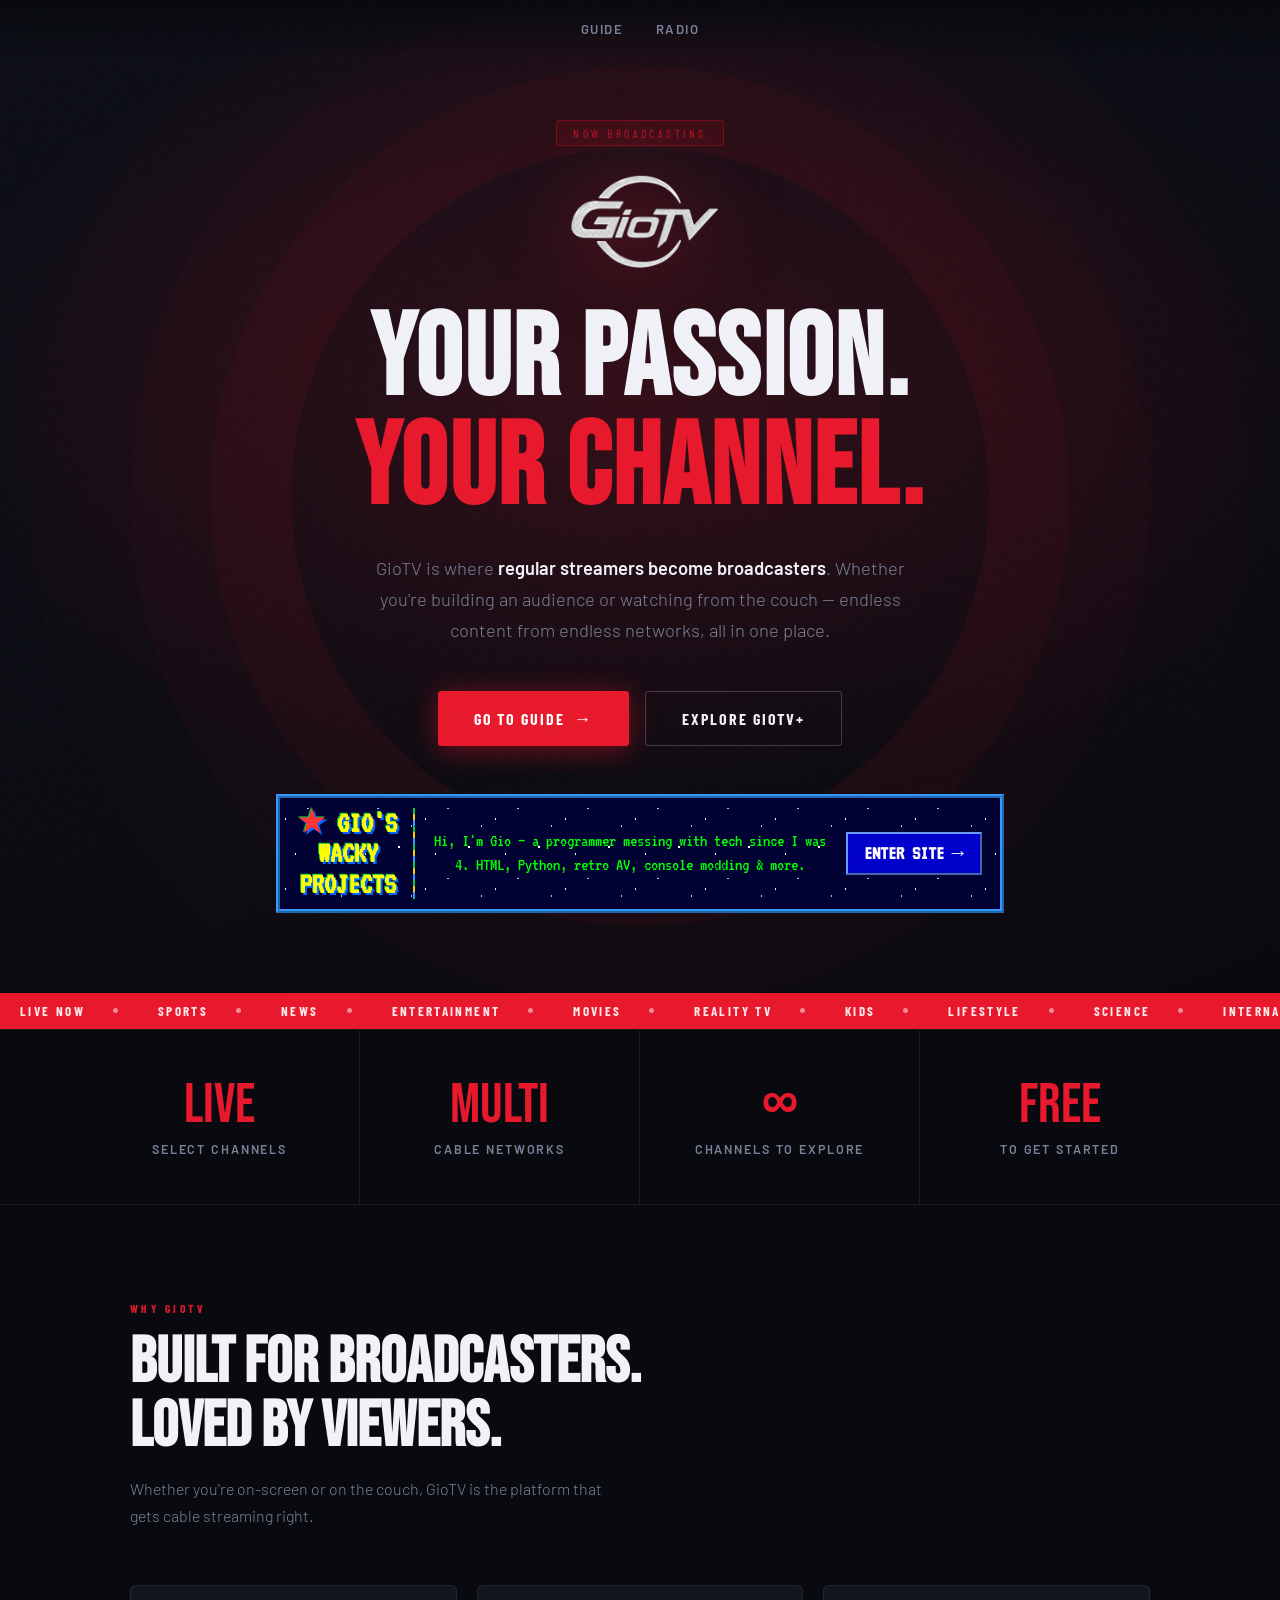
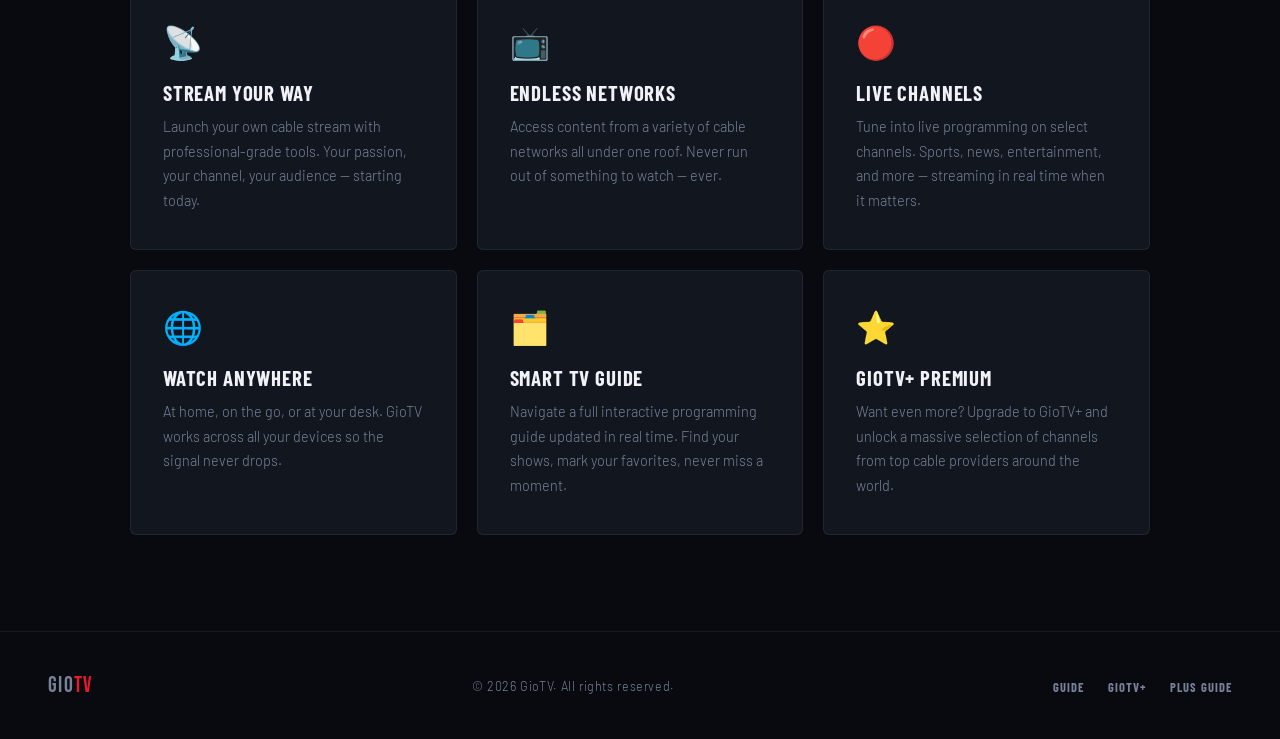
<file: index-alt.html>
<!DOCTYPE html>
<html lang="en">
<head>
<meta charset="UTF-8" />
<meta name="viewport" content="width=device-width, initial-scale=1.0"/>
<title>GioTV – Stream Your Passion</title>
<link href="https://fonts.googleapis.com/css2?family=Bebas+Neue&family=Barlow:ital,wght@0,300;0,400;0,600;1,300&family=Barlow+Condensed:wght@700;900&display=swap" rel="stylesheet"/>
<style>
:root {
--red: #e8192c;
--dark-red: #a50e1c;
--black: #080a0f;
--off-black: #10141c;
--card-bg: #12161f;
--border: rgba(255,255,255,0.07);
--text: #f0f2f7;
--muted: #7a8299;
--gold: #f5c842;
}

*, *::before, *::after { box-sizing: border-box; margin: 0; padding: 0; }

html { scroll-behavior: smooth; }

body {
background: var(--black);
color: var(--text);
font-family: 'Barlow', sans-serif;
font-weight: 300;
overflow-x: hidden;
}

/* ── NOISE OVERLAY ── */
body::before {
content: '';
position: fixed;
inset: 0;
background-image: url("data:image/svg+xml,%3Csvg viewBox='0 0 200 200' xmlns='http://www.w3.org/2000/svg'%3E%3Cfilter id='n'%3E%3CfeTurbulence type='fractalNoise' baseFrequency='0.75' numOctaves='4' stitchTiles='stitch'/%3E%3C/filter%3E%3Crect width='100%25' height='100%25' filter='url(%23n)' opacity='0.04'/%3E%3C/svg%3E");
pointer-events: none;
z-index: 9999;
opacity: 0.35;
}

/* ── NAV ── */
nav {
position: fixed;
top: 0; left: 0; right: 0;
z-index: 100;
display: flex;
align-items: center;
justify-content: center;
padding: 18px 48px;
background: linear-gradient(to bottom, rgba(8,10,15,0.97), transparent);
backdrop-filter: blur(2px);
}

.nav-links {
display: flex;
align-items: center;
gap: 32px;
list-style: none;
}

.nav-links a {
color: var(--muted);
text-decoration: none;
font-size: 0.82rem;
letter-spacing: 0.12em;
text-transform: uppercase;
font-weight: 600;
transition: color 0.2s;
}

.nav-links a:hover { color: var(--text); }

.nav-cta {
background: var(--red);
color: #fff !important;
padding: 9px 22px;
border-radius: 3px;
transition: background 0.2s !important;
}

.nav-cta:hover { background: var(--dark-red) !important; color: #fff !important; }

/* ── HERO ── */
.hero {
min-height: 100vh;
display: flex;
flex-direction: column;
align-items: center;
justify-content: center;
text-align: center;
padding: 120px 24px 80px;
position: relative;
overflow: hidden;
}

/* Animated scan-line background */
.hero::before {
content: '';
position: absolute;
inset: 0;
background:
repeating-linear-gradient(
0deg,
transparent,
transparent 3px,
rgba(232,25,44,0.025) 3px,
rgba(232,25,44,0.025) 4px
),
radial-gradient(ellipse 80% 60% at 50% 40%, rgba(232,25,44,0.18) 0%, transparent 70%),
linear-gradient(160deg, #0d0f18 0%, #080a0f 100%);
z-index: 0;
}

/* Floating signal rings */
.hero::after {
content: '';
position: absolute;
width: 700px;
height: 700px;
border-radius: 50%;
border: 1px solid rgba(232,25,44,0.1);
top: 50%;
left: 50%;
transform: translate(-50%,-50%);
box-shadow:
0 0 0 80px rgba(232,25,44,0.04),
0 0 0 160px rgba(232,25,44,0.025),
0 0 0 260px rgba(232,25,44,0.012);
animation: pulse 6s ease-in-out infinite;
z-index: 0;
}

@keyframes pulse {
0%, 100% { opacity: 0.6; transform: translate(-50%,-50%) scale(1); }
50% { opacity: 1; transform: translate(-50%,-50%) scale(1.04); }
}

.hero-inner {
position: relative;
z-index: 2;
max-width: 860px;
}

.hero-logo {
height: 110px;
object-fit: contain;
display: block;
margin: 0 auto 28px;
filter: drop-shadow(0 0 40px rgba(232,25,44,0.55));
animation: logoIn 1s cubic-bezier(0.16,1,0.3,1) both;
}

@keyframes logoIn {
from { opacity: 0; transform: translateY(-20px) scale(0.95); }
to { opacity: 1; transform: translateY(0) scale(1); }
}

.hero-tag {
display: inline-block;
font-family: 'Barlow Condensed', sans-serif;
font-size: 0.72rem;
letter-spacing: 0.3em;
text-transform: uppercase;
color: var(--red);
background: rgba(232,25,44,0.1);
border: 1px solid rgba(232,25,44,0.3);
padding: 5px 16px;
border-radius: 2px;
margin-bottom: 22px;
animation: fadeUp 0.8s 0.2s cubic-bezier(0.16,1,0.3,1) both;
}

.hero-headline {
font-family: 'Bebas Neue', sans-serif;
font-size: clamp(3.8rem, 9vw, 8rem);
line-height: 0.95;
letter-spacing: 0.02em;
color: var(--text);
margin-bottom: 28px;
animation: fadeUp 0.8s 0.35s cubic-bezier(0.16,1,0.3,1) both;
}

.hero-headline em {
color: var(--red);
font-style: normal;
}

.hero-sub {
font-size: 1.15rem;
color: var(--muted);
max-width: 560px;
margin: 0 auto 44px;
line-height: 1.7;
animation: fadeUp 0.8s 0.5s cubic-bezier(0.16,1,0.3,1) both;
}

.hero-sub strong { color: var(--text); font-weight: 600; }

.hero-actions {
display: flex;
gap: 16px;
justify-content: center;
flex-wrap: wrap;
animation: fadeUp 0.8s 0.65s cubic-bezier(0.16,1,0.3,1) both;
}

@keyframes fadeUp {
from { opacity: 0; transform: translateY(22px); }
to { opacity: 1; transform: translateY(0); }
}

/* ── BUTTONS ── */
.btn {
display: inline-flex;
align-items: center;
gap: 9px;
padding: 16px 36px;
border-radius: 3px;
font-family: 'Barlow Condensed', sans-serif;
font-size: 1rem;
letter-spacing: 0.12em;
text-transform: uppercase;
font-weight: 700;
text-decoration: none;
transition: transform 0.18s, box-shadow 0.18s, background 0.18s;
cursor: pointer;
border: none;
}

.btn:hover { transform: translateY(-2px); }

.btn-primary {
background: var(--red);
color: #fff;
box-shadow: 0 4px 28px rgba(232,25,44,0.45);
}

.btn-primary:hover {
background: #f02035;
box-shadow: 0 8px 40px rgba(232,25,44,0.6);
}

.btn-outline {
background: transparent;
color: var(--text);
border: 1px solid rgba(255,255,255,0.2);
}

.btn-outline:hover {
background: rgba(255,255,255,0.05);
border-color: rgba(255,255,255,0.4);
}

.btn-gold {
background: var(--gold);
color: #0a0800;
box-shadow: 0 4px 28px rgba(245,200,66,0.3);
}

.btn-gold:hover {
background: #f7d155;
box-shadow: 0 8px 40px rgba(245,200,66,0.5);
}

/* Arrow icon */
.btn-arrow::after {
content: '→';
font-size: 1.1em;
}

/* ── TICKER ── */
.ticker-wrap {
width: 100%;
background: var(--red);
overflow: hidden;
padding: 10px 0;
}

.ticker {
display: flex;
white-space: nowrap;
animation: ticker 30s linear infinite;
}

.ticker-item {
display: inline-flex;
align-items: center;
gap: 28px;
padding: 0 20px;
font-family: 'Barlow Condensed', sans-serif;
font-size: 0.82rem;
letter-spacing: 0.18em;
text-transform: uppercase;
font-weight: 700;
color: rgba(255,255,255,0.9);
}

.ticker-dot {
width: 5px;
height: 5px;
background: rgba(255,255,255,0.5);
border-radius: 50%;
flex-shrink: 0;
}

@keyframes ticker { from { transform: translateX(0); } to { transform: translateX(-50%); } }

/* ── STATS ── */
.stats {
display: flex;
justify-content: center;
gap: 0;
flex-wrap: wrap;
border-top: 1px solid var(--border);
border-bottom: 1px solid var(--border);
}

.stat {
flex: 1;
min-width: 160px;
max-width: 280px;
padding: 48px 32px;
text-align: center;
border-right: 1px solid var(--border);
position: relative;
}

.stat:last-child { border-right: none; }

.stat-num {
font-family: 'Bebas Neue', sans-serif;
font-size: 3.5rem;
color: var(--red);
line-height: 1;
margin-bottom: 8px;
}

.stat-label {
font-size: 0.78rem;
letter-spacing: 0.15em;
text-transform: uppercase;
color: var(--muted);
font-weight: 600;
}

/* ── FEATURES ── */
.section {
max-width: 1100px;
margin: 0 auto;
padding: 96px 40px;
}

.section-label {
font-family: 'Barlow Condensed', sans-serif;
font-size: 0.72rem;
letter-spacing: 0.3em;
text-transform: uppercase;
color: var(--red);
margin-bottom: 16px;
font-weight: 700;
}

.section-title {
font-family: 'Bebas Neue', sans-serif;
font-size: clamp(2.4rem, 5vw, 4rem);
line-height: 1;
margin-bottom: 16px;
}

.section-sub {
color: var(--muted);
font-size: 1rem;
max-width: 500px;
line-height: 1.7;
margin-bottom: 56px;
}

.features-grid {
display: grid;
grid-template-columns: repeat(auto-fit, minmax(280px, 1fr));
gap: 20px;
}

.feature-card {
background: var(--card-bg);
border: 1px solid var(--border);
border-radius: 6px;
padding: 36px 32px;
position: relative;
overflow: hidden;
transition: border-color 0.25s, transform 0.25s;
}

.feature-card::before {
content: '';
position: absolute;
top: 0; left: 0; right: 0;
height: 2px;
background: linear-gradient(90deg, var(--red), transparent);
opacity: 0;
transition: opacity 0.25s;
}

.feature-card:hover { border-color: rgba(232,25,44,0.35); transform: translateY(-4px); }
.feature-card:hover::before { opacity: 1; }

.feature-icon {
font-size: 2rem;
margin-bottom: 18px;
display: block;
}

.feature-title {
font-family: 'Barlow Condensed', sans-serif;
font-size: 1.3rem;
font-weight: 700;
letter-spacing: 0.04em;
text-transform: uppercase;
margin-bottom: 10px;
color: var(--text);
}

.feature-desc {
font-size: 0.9rem;
color: var(--muted);
line-height: 1.7;
}

/* ── PLUS SECTION ── */
.plus-section {
background: var(--off-black);
border-top: 1px solid var(--border);
border-bottom: 1px solid var(--border);
position: relative;
overflow: hidden;
}

.plus-section::before {
content: 'PLUS';
position: absolute;
right: -40px;
top: 50%;
transform: translateY(-50%);
font-family: 'Bebas Neue', sans-serif;
font-size: 22rem;
color: rgba(245,200,66,0.025);
line-height: 1;
pointer-events: none;
user-select: none;
}

.plus-inner {
max-width: 1100px;
margin: 0 auto;
padding: 96px 40px;
display: grid;
grid-template-columns: 1fr 1fr;
gap: 72px;
align-items: center;
}

@media (max-width: 768px) {
.plus-inner { grid-template-columns: 1fr; gap: 48px; }
.plus-section::before { display: none; }
nav { padding: 16px 20px; }
.nav-links { display: none; }
}

.plus-badge {
display: inline-flex;
align-items: center;
gap: 8px;
background: rgba(245,200,66,0.12);
border: 1px solid rgba(245,200,66,0.3);
border-radius: 2px;
padding: 5px 14px;
font-family: 'Barlow Condensed', sans-serif;
font-size: 0.72rem;
letter-spacing: 0.25em;
text-transform: uppercase;
color: var(--gold);
font-weight: 700;
margin-bottom: 22px;
}

.plus-title {
font-family: 'Bebas Neue', sans-serif;
font-size: clamp(2.8rem, 5.5vw, 5rem);
line-height: 0.95;
margin-bottom: 22px;
}

.plus-title .plus-word {
color: var(--gold);
}

.plus-desc {
line-height: 1.75;
margin-bottom: 36px;
}

.plus-perks {
list-style: none;
margin-bottom: 40px;
display: flex;
flex-direction: column;
gap: 12px;
}

.plus-perks li {
display: flex;
align-items: flex-start;
gap: 12px;
font-size: 0.92rem;
color: var(--muted);
}

.plus-perks li::before {
content: '✦';
color: var(--gold);
font-size: 0.7rem;
margin-top: 4px;
flex-shrink: 0;
}

.plus-perks li strong { color: var(--text); font-weight: 600; }

.plus-actions {
display: flex;
flex-direction: column;
gap: 14px;
align-items: flex-start;
}

.already-signed {
font-size: 0.83rem;
color: var(--muted);
display: flex;
align-items: center;
gap: 10px;
padding-top: 4px;
}

.already-signed a {
color: var(--gold);
text-decoration: none;
font-weight: 600;
border-bottom: 1px solid rgba(245,200,66,0.3);
padding-bottom: 1px;
transition: border-color 0.2s;
}

.already-signed a:hover { border-color: var(--gold); }

/* Plus visual card */
.plus-visual {
position: relative;
}

.plus-card {
background: linear-gradient(135deg, #1a1608, #120e02);
border: 1px solid rgba(245,200,66,0.2);
border-radius: 12px;
padding: 44px 40px;
text-align: center;
position: relative;
overflow: hidden;
box-shadow: 0 24px 80px rgba(0,0,0,0.5), 0 0 60px rgba(245,200,66,0.06);
}

.plus-card::before {
content: '';
position: absolute;
top: 0; left: 0; right: 0;
height: 3px;
background: linear-gradient(90deg, transparent, var(--gold), transparent);
}

.plus-card-logo {
font-family: 'Bebas Neue', sans-serif;
font-size: 2.8rem;
color: var(--gold);
letter-spacing: 0.06em;
margin-bottom: 6px;
}

.plus-card-logo span { color: rgba(255,255,255,0.7); }

.plus-card-tagline {
font-size: 0.75rem;
letter-spacing: 0.2em;
text-transform: uppercase;
color: rgba(245,200,66,0.5);
font-family: 'Barlow Condensed', sans-serif;
font-weight: 700;
margin-bottom: 36px;
}

.channel-count {
font-family: 'Bebas Neue', sans-serif;
font-size: 5rem;
color: var(--gold);
line-height: 1;
text-shadow: 0 0 60px rgba(245,200,66,0.4);
}

.channel-label {
font-size: 0.8rem;
letter-spacing: 0.2em;
text-transform: uppercase;
color: var(--muted);
font-family: 'Barlow Condensed', sans-serif;
font-weight: 600;
margin-top: 4px;
margin-bottom: 32px;
}

.network-logos {
display: flex;
justify-content: center;
gap: 8px;
flex-wrap: wrap;
}

.network-chip {
background: rgba(255,255,255,0.06);
border: 1px solid rgba(255,255,255,0.08);
border-radius: 2px;
padding: 5px 12px;
font-size: 0.68rem;
letter-spacing: 0.1em;
text-transform: uppercase;
font-family: 'Barlow Condensed', sans-serif;
font-weight: 700;
color: var(--muted);
}

/* ── FOOTER ── */
footer {
border-top: 1px solid var(--border);
padding: 40px 48px;
display: flex;
align-items: center;
justify-content: space-between;
flex-wrap: gap;
gap: 20px;
}

.footer-logo {
font-family: 'Bebas Neue', sans-serif;
font-size: 1.4rem;
letter-spacing: 0.06em;
color: var(--muted);
}

.footer-logo span { color: var(--red); }

.footer-copy {
font-size: 0.78rem;
color: var(--muted);
letter-spacing: 0.05em;
}

.footer-links {
display: flex;
gap: 24px;
list-style: none;
}

.footer-links a {
font-size: 0.78rem;
color: var(--muted);
text-decoration: none;
letter-spacing: 0.08em;
text-transform: uppercase;
font-family: 'Barlow Condensed', sans-serif;
font-weight: 700;
transition: color 0.2s;
}

.footer-links a:hover { color: var(--text); }

/* ── SCROLL REVEAL ── */
.reveal {
opacity: 0;
transform: translateY(30px);
transition: opacity 0.7s cubic-bezier(0.16,1,0.3,1), transform 0.7s cubic-bezier(0.16,1,0.3,1);
}
.reveal.visible { opacity: 1; transform: translateY(0); }

/* Player Modal Styles */
.player-modal {
display: none;
position: fixed;
z-index: 2000;
left: 0;
top: 0;
width: 100%;
height: 100%;
overflow: hidden;
background-color: rgba(0, 0, 0, 0.95);
backdrop-filter: blur(10px);
}

.modal-content {
position: relative;
margin: auto;
width: 90%;
max-width: 1200px;
height: 80vh;
top: 50%;
transform: translateY(-50%);
background: #000;
border: 1px solid rgba(255, 255, 255, 0.1);
border-radius: 8px;
overflow: hidden;
box-shadow: 0 0 50px rgba(0, 0, 0, 0.5);
}

.close-modal {
position: absolute;
top: 20px;
right: 30px;
color: #fff;
font-size: 40px;
font-weight: bold;
cursor: pointer;
z-index: 2001;
transition: color 0.3s;
}

.close-modal:hover {
color: var(--red);
}

#player-iframe {
width: 100%;
height: 100%;
border: none;
}
img {
-webkit-user-drag: none;
user-drag: none;
user-select: none;
-webkit-user-select: none;
pointer-events: none;
}
</style>
<script>
document.addEventListener('contextmenu', event => {
if (event.target.tagName === 'IMG') {
event.preventDefault();
}
});
</script>
</head>
<body>

<!-- NAV -->
<nav>
<ul class="nav-links">
<li><a herf="guide.html">Guide</a></li>
<li><a href="radio.html">Radio</a></li>
</ul>
</nav>

<!-- HERO -->
<section class="hero">
<div class="hero-inner">
<div class="hero-tag">Now Broadcasting</div>
<img src="TV.png" alt="GioTV" class="hero-logo" />
<h1 class="hero-headline">Your Passion.<br/><em>Your Channel.</em></h1>
<p class="hero-sub">
GioTV is where <strong>regular streamers become broadcasters</strong>. Whether you're building an audience or watching from the couch — endless content from endless networks, all in one place.
</p>
<div class="hero-actions">
<a href="guide.html" class="btn btn-primary btn-arrow">Go to Guide</a>
<a href="#plus" class="btn btn-outline">Explore GioTV+</a>
</div>

<!-- ============================================================
Gio's Wacky Projects — paste-anywhere banner
============================================================= -->
<a href="https://gios-projects.pages.dev" target="_blank" rel="noopener"
style="text-decoration:none; display:block; max-width:728px; margin:48px auto 0;">
<style>
@import url('https://fonts.googleapis.com/css2?family=VT323&display=swap');
.gwp-banner {
font-family: 'VT323', 'Courier New', monospace;
background-color: #000033;
background-image:
radial-gradient(circle at 8% 30%, #fff 0px, #fff 1px, transparent 1px),
radial-gradient(circle at 70% 70%, #fff 0px, #fff 1px, transparent 1px),
radial-gradient(circle at 40% 15%, #99ccff 0px, #99ccff 1px, transparent 1px),
radial-gradient(circle at 88% 40%, #99ccff 0px, #99ccff 1px, transparent 1px),
radial-gradient(circle at 22% 80%, #fff 0px, #fff 1px, transparent 1px);
background-size: 70px 70px;
border: 4px ridge #3399ff;
padding: 10px 18px;
display: flex;
align-items: center;
gap: 16px;
cursor: pointer;
}
.gwp-logo {
flex-shrink: 0;
font-size: 1.9em;
font-weight: bold;
line-height: 1;
color: #ffff00;
text-shadow: 2px 2px 0 #0066ff, -1px -1px 0 #00cc44;
white-space: nowrap;
text-align: center;
}
.gwp-logo .gwp-star {
color: #ff3333;
animation: gwp-blink 1s step-start infinite;
}
@keyframes gwp-blink { 50% { opacity: 0; } }
@media (prefers-reduced-motion: reduce) {
.gwp-logo .gwp-star { animation: none; }
}
.gwp-divider {
width: 2px;
align-self: stretch;
background: repeating-linear-gradient(180deg, #00cc44 0 6px, #ffcc00 6px 12px, #3399ff 12px 18px);
flex-shrink: 0;
}
.gwp-desc {
color: #00ff00;
font-size: 1.15em;
line-height: 1.3;
}
.gwp-desc .gwp-cta {
color: #33aaff;
font-weight: bold;
}
.gwp-btn {
flex-shrink: 0;
display: inline-block;
font-family: 'VT323', 'Courier New', monospace;
font-size: 1.3em;
font-weight: bold;
color: #fff;
background: #0000cc;
border: 2px outset #6699ff;
padding: 8px 16px;
white-space: nowrap;
}
.gwp-banner:hover .gwp-btn {
background: #0000ff;
}
.gwp-banner:active .gwp-btn {
border-style: inset;
}
</style>
<div class="gwp-banner">
<div class="gwp-logo">
<span class="gwp-star">&#9733;</span> GIO'S<br>WACKY<br>PROJECTS
</div>
<div class="gwp-divider"></div>
<div class="gwp-desc">
Hi, I'm Gio — a programmer messing with tech since I was 4.
HTML, Python, retro AV, console modding &amp; more.
</div>
<div class="gwp-btn">ENTER SITE &rarr;</div>
</div>
</a>
</div>
</section>

<!-- TICKER -->
<div class="ticker-wrap" aria-hidden="true">
<div class="ticker">
<div class="ticker-item">Live Now<span class="ticker-dot"></span></div>
<div class="ticker-item">Sports<span class="ticker-dot"></span></div>
<div class="ticker-item">News<span class="ticker-dot"></span></div>
<div class="ticker-item">Entertainment<span class="ticker-dot"></span></div>
<div class="ticker-item">Movies<span class="ticker-dot"></span></div>
<div class="ticker-item">Reality TV<span class="ticker-dot"></span></div>
<div class="ticker-item">Kids<span class="ticker-dot"></span></div>
<div class="ticker-item">Lifestyle<span class="ticker-dot"></span></div>
<div class="ticker-item">Science<span class="ticker-dot"></span></div>
<div class="ticker-item">International<span class="ticker-dot"></span></div>
<div class="ticker-item">Music<span class="ticker-dot"></span></div>
<!-- duplicate for seamless loop -->
<div class="ticker-item">Live Now<span class="ticker-dot"></span></div>
<div class="ticker-item">Sports<span class="ticker-dot"></span></div>
<div class="ticker-item">News<span class="ticker-dot"></span></div>
<div class="ticker-item">Entertainment<span class="ticker-dot"></span></div>
<div class="ticker-item">Movies<span class="ticker-dot"></span></div>
<div class="ticker-item">Reality TV<span class="ticker-dot"></span></div>
<div class="ticker-item">Kids<span class="ticker-dot"></span></div>
<div class="ticker-item">Lifestyle<span class="ticker-dot"></span></div>
<div class="ticker-item">Science<span class="ticker-dot"></span></div>
<div class="ticker-item">International<span class="ticker-dot"></span></div>
<div class="ticker-item">Music<span class="ticker-dot"></span></div>
</div>
</div>

<!-- STATS -->
<div class="stats reveal">
<div class="stat">
<div class="stat-num">Live</div>
<div class="stat-label">Select Channels</div>
</div>
<div class="stat">
<div class="stat-num">Multi</div>
<div class="stat-label">Cable Networks</div>
</div>
<div class="stat">
<div class="stat-num">∞</div>
<div class="stat-label">Channels to Explore</div>
</div>
<div class="stat">
<div class="stat-num">Free</div>
<div class="stat-label">To Get Started</div>
</div>
</div>

<!-- FEATURES -->
<div class="section reveal">
<p class="section-label">Why GioTV</p>
<h2 class="section-title">Built for Broadcasters.<br/>Loved by Viewers.</h2>
<p class="section-sub">Whether you're on-screen or on the couch, GioTV is the platform that gets cable streaming right.</p>
<div class="features-grid">
<div class="feature-card">
<span class="feature-icon">📡</span>
<div class="feature-title">Stream Your Way</div>
<p class="feature-desc">Launch your own cable stream with professional-grade tools. Your passion, your channel, your audience — starting today.</p>
</div>
<div class="feature-card">
<span class="feature-icon">📺</span>
<div class="feature-title">Endless Networks</div>
<p class="feature-desc">Access content from a variety of cable networks all under one roof. Never run out of something to watch — ever.</p>
</div>
<div class="feature-card">
<span class="feature-icon">🔴</span>
<div class="feature-title">Live Channels</div>
<p class="feature-desc">Tune into live programming on select channels. Sports, news, entertainment, and more — streaming in real time when it matters.</p>
</div>
<div class="feature-card">
<span class="feature-icon">🌐</span>
<div class="feature-title">Watch Anywhere</div>
<p class="feature-desc">At home, on the go, or at your desk. GioTV works across all your devices so the signal never drops.</p>
</div>
<div class="feature-card">
<span class="feature-icon">🗂️</span>
<div class="feature-title">Smart TV Guide</div>
<p class="feature-desc">Navigate a full interactive programming guide updated in real time. Find your shows, mark your favorites, never miss a moment.</p>
</div>
<div class="feature-card">
<span class="feature-icon">⭐</span>
<div class="feature-title">GioTV+ Premium</div>
<p class="feature-desc">Want even more? Upgrade to GioTV+ and unlock a massive selection of channels from top cable providers around the world.</p>

</div>
</div>
</div>
</div>
</section>



<!-- FOOTER -->
<footer>
<div class="footer-logo">Gio<span>TV</span></div>
<p class="footer-copy">© 2026 GioTV. All rights reserved.</p>
<ul class="footer-links">
<li><a href="guide.html">Guide</a></li>
<li><a href="giotv+.html">GioTV+</a></li>
<li><a href="guide+.html">Plus Guide</a></li>
</ul>
</footer>

<script>
// Scroll reveal
const observer = new IntersectionObserver((entries) => {
entries.forEach(e => {
if (e.isIntersecting) {
e.target.classList.add('visible');
observer.unobserve(e.target);
}
});
}, { threshold: 0.12 });

document.querySelectorAll('.reveal').forEach(el => observer.observe(el));

// Channel mapping with IDs
const CHANNEL_MAP = {
'fighttv1': { name: 'Fight TV', src: 'https://rpn.bozztv.com/gusa/gusa-fighttvplus/index.m3u8' },
'geej1': { name: 'Geej', src: 'https://183.bozztv.com/giatv/giatv-giogolive/giogolive/playlist.m3u8' },
'weatherscan1': { name: '24/7 Weatherscan', src: 'https://183.bozztv.com/giatv/giatv-gioscan/gioscan/playlist.m3u8' },
'galaxytv1': { name: 'GALAXY TV', src: 'https://183.bozztv.com/giatv/giatv-GalaxyTV/GalaxyTV/playlist.m3u8' },
'cubotv1': { name: 'Cubo TV', src: 'https://app.viloud.tv/hls/channel/8bbd37ec03ea0e570a4a6c1c4bb1943b.m3u8' },
'gustotv1': { name: 'Gusto TV', src: 'https://amg01077-amg01077c7-wisptv-us-3741.playouts.now.amagi.tv/playlist/amg01077-gusto-gustousmain-wisptvus/playlist.m3u8' },
'throwbacktv1': { name: 'Throwback TV Network', src: 'https://183.bozztv.com/giatv/giatv-throwbacktv/throwbacktv/playlist.m3u8' },
'hardrocktv1': { name: 'Hard Rock TV', src: 'https://rpn.bozztv.com/gusa/gusa-hotrock/tracks-v1a1/index.m3u8' },
'younghollywood1': { name: 'Young Hollywood', src: 'https://younghollywood-rakuten-samsung.amagi.tv/playlist.m3u8' },
'gigabytetv1': { name: 'GigabyteTV', src: 'https://183.bozztv.com/giatv/giatv-giotvaccess/giotvaccess/playlist.m3u8' },
'gionetwork1': { name: 'Gio Network', src: 'https://183.bozztv.com/giatv/giatv-gionetwork/gionetwork/playlist.m3u8' }
};

// Player Navigation Logic
function openPlayer(channelId) {
// Navigate to player page with custom channel URL
window.location.href = `player/?channel=${encodeURIComponent(channelId)}`;
}

// Intercept watch links to open in player
document.querySelectorAll('a[href*=".m3u8"]').forEach(link => {
link.addEventListener('click', function(e) {
e.preventDefault();
// Find the channel ID by matching the href URL
let channelId = null;
for (const [id, channel] of Object.entries(CHANNEL_MAP)) {
if (channel.src === this.href) {
channelId = id;
break;
}
}
if (channelId) {
openPlayer(channelId);
}
});
});

// Handle watch buttons
document.querySelectorAll('.watch-btn, .watch-link').forEach(btn => {
btn.addEventListener('click', function(e) {
e.preventDefault();
const src = this.getAttribute('data-href') || this.getAttribute('href');
if (src) {
// Find the channel ID by matching the src URL
let channelId = null;
for (const [id, channel] of Object.entries(CHANNEL_MAP)) {
if (channel.src === src) {
channelId = id;
break;
}
}
if (channelId) {
openPlayer(channelId);
}
}
});
});
</script>
</body>
</file>
